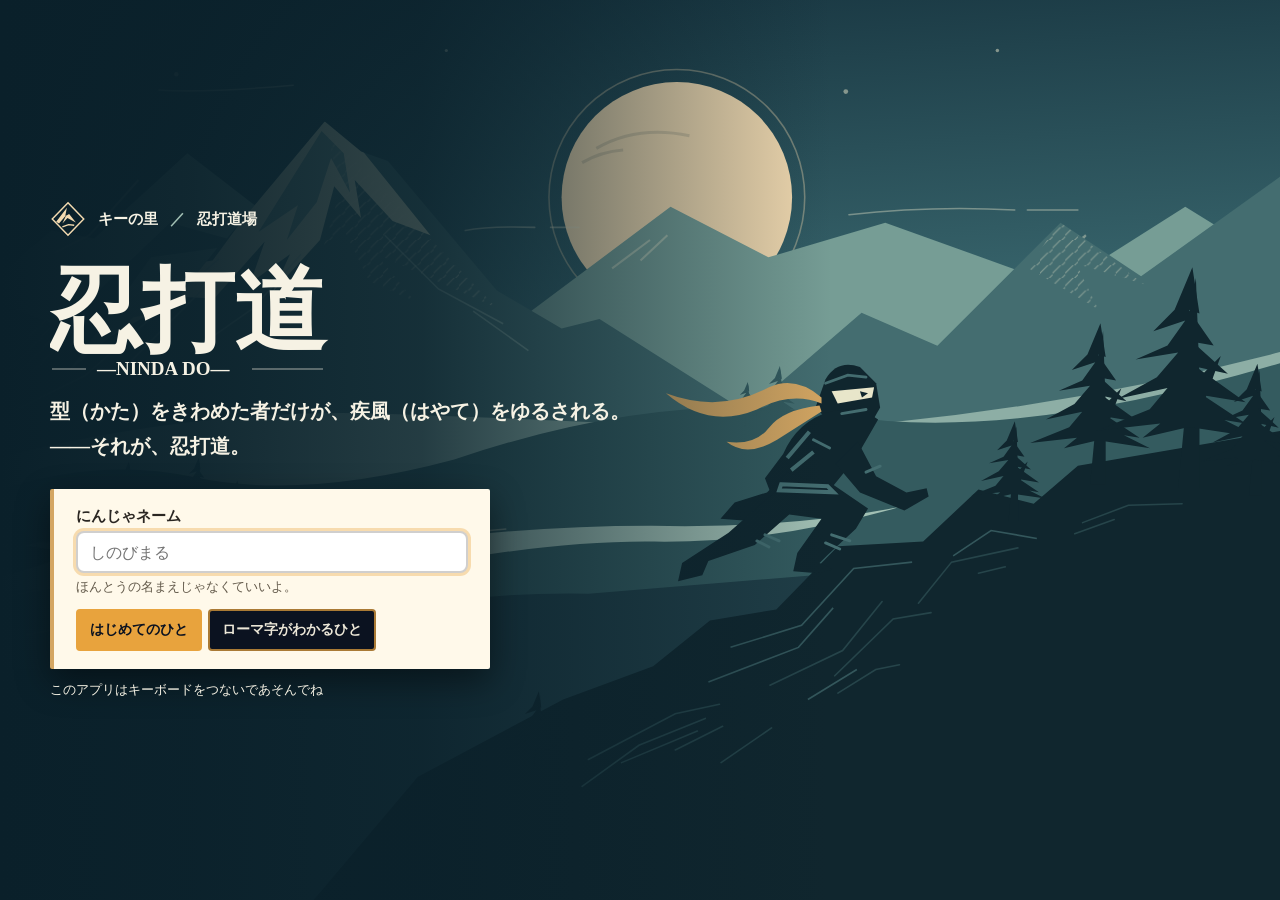
<file: index.html>
<!doctype html>
<html lang="ja">
<head>
  <meta charset="utf-8">
  <meta name="viewport" content="width=device-width, initial-scale=1">
  <meta name="description" content="忍打道 —NINDA DO— は、型をきわめてから速さを解禁する小学生向けタイピング修行アプリです。">
  <meta property="og:title" content="忍打道 —NINDA DO—">
  <meta property="og:description" content="型をきわめてから速さを解禁する、小学生向けタイピング修行アプリ。">
  <meta property="og:image" content="https://kou-no1.github.io/ninda-do/og.png">
  <meta property="og:url" content="https://kou-no1.github.io/ninda-do/">
  <meta property="og:type" content="website">
  <meta name="twitter:card" content="summary_large_image">
  <title>忍打道 —NINDA DO—</title>
  <link rel="icon" type="image/svg+xml" href="favicon.svg">
  <meta name="theme-color" content="#111C2E">
  <link rel="apple-touch-icon" sizes="180x180" href="icons/ninda-180.png">
  <script src="js/pwa.js" defer></script>
  <link rel="stylesheet" href="style.css">
  <link rel="stylesheet" href="dojo-design.css" media="screen">
</head>
<body>
  <div id="app" class="app-shell">
    <div id="woodBlocks" aria-hidden="true"></div>
    <div id="imeOverlay" class="overlay" hidden>
      <div class="dialog" role="alertdialog" aria-labelledby="imeOverlayTitle">
        <h2 id="imeOverlayTitle">にほんごにゅうりょくを オフにしてね</h2>
        <p>Chromebookは「かな/英数」キーで切りかえられるよ。</p>
        <div class="button-row"><button type="button" id="imeOverlayClose">わかった</button></div>
      </div>
    </div>
    <div id="resultOverlay" class="overlay result-overlay" hidden>
      <div class="dialog result-dialog" role="dialog" aria-modal="true" aria-labelledby="resultModalTitle">
        <div id="resultModalMount"></div>
      </div>
    </div>
    <div id="menuOverlay" class="overlay menu-overlay" hidden>
      <div class="dialog menu-dialog" role="dialog" aria-modal="true" aria-labelledby="menuModalTitle">
        <div id="menuModalMount"></div>
      </div>
    </div>

    <section id="S0" class="screen title-screen">
      <svg class="gate-print" aria-hidden="true" focusable="false" viewBox="0 0 1440 570" preserveAspectRatio="xMaxYMid slice"><use href="#wood-print"/></svg>
      <div class="gate-content">
      <div class="gate-kicker"><svg aria-hidden="true" viewBox="0 0 64 64"><use href="#wood-mark"/></svg>キーの里 <span aria-hidden="true">／</span> 忍打道場</div>
      <h1 id="logoMount" class="logo-mount"></h1>
      <p class="catch">型（かた）をきわめた者だけが、疾風（はやて）をゆるされる。<br>——それが、忍打道。</p>
      <form id="nameForm" class="entry-panel">
        <label for="ninjaName">にんじゃネーム</label>
        <input id="ninjaName" maxlength="10" autocomplete="off" placeholder="しのびまる">
        <p class="hint">ほんとうの名まえじゃなくていいよ。</p>
        <div class="button-row">
          <button type="submit" data-start-stage="nyumon1">はじめてのひと</button>
          <button type="button" id="startKyu10" data-start-stage="kyu10">ローマ字がわかるひと</button>
          <button type="button" id="continueButton" hidden>つづきから</button>
        </div>
      </form>
      <p class="keyboard-note">このアプリはキーボードをつないであそんでね</p>
      </div>
    </section>

    <section id="S1" class="screen" hidden>
      <header class="topbar">
        <div>
          <h1>忍打道 —NINDA DO—</h1>
        </div>
        <nav class="top-actions" aria-label="画面">
          <button data-screen="S7" id="notebookButton"></button>
          <button data-screen="S8" id="openGarden"></button>
          <button data-screen="S4">巻物庫</button>
          <button data-screen="S5">免状</button>
          <button data-screen="S6">設定</button>
        </nav>
      </header>
      <p id="storageWarning" class="storage-warning" role="status" hidden></p>
      <div class="village-banner">
        <svg class="village-print" viewBox="0 0 1440 422" preserveAspectRatio="xMaxYMid slice" aria-hidden="true" focusable="false"><use href="#wood-print"/></svg>
        <h2><svg aria-hidden="true" viewBox="0 0 64 64"><use href="#wood-mark"/></svg>キーの里</h2>
      </div>
      <main class="home-grid">
        <section class="map-panel" aria-label="修行マップ">
          <div id="mapMount" class="mountain-map"></div>
        </section>
        <aside class="next-panel">
          <h2 id="currentRank">修行の道</h2>
          <p id="nextGoal">次の目標をえらんでね。</p>
          <div class="button-stack">
            <button id="todayButton"></button>
            <button id="trainingButton" aria-label="しゅぎょう"></button>
            <button id="examButton" aria-label="ためし"></button>
            <button id="jissenButton" aria-label="じっせんのま" hidden></button>
            <button id="frontierButton" hidden></button>
          </div>
        </aside>
      </main>
    </section>

    <section id="S2" class="screen play-screen" hidden>
      <svg class="dojo-print" viewBox="0 0 1440 570" preserveAspectRatio="xMidYMax slice" aria-hidden="true" focusable="false"><use href="#wood-print"/></svg>
      <header class="play-header">
        <button class="backHome">さとへ</button>
        <h1 id="trainingTitle">修行</h1>
        <div id="trainingStats" class="stat-line"></div>
      </header>
      <main class="dojo">
        <div id="courierMount" class="courier-mount" hidden></div>
        <div id="promptKana" class="prompt-kana"></div>
        <div id="romajiGuide" class="romaji-guide"></div>
        <div id="promptFurigana" class="prompt-furigana"></div>
        <div id="guideMount" class="guide-area"></div>
        <div id="progressMount" class="progress-line"></div>
        <div id="comboFx" class="combo-fx" aria-hidden="true"></div>
      </main>
    </section>

    <section id="S3" class="screen play-screen" hidden>
      <svg class="dojo-print" viewBox="0 0 1440 570" preserveAspectRatio="xMidYMax slice" aria-hidden="true" focusable="false"><use href="#wood-print"/></svg>
      <header class="play-header">
        <button class="backHome">さとへ</button>
        <h1 id="examTitle">試し</h1>
        <div id="examStats" class="stat-line"></div>
      </header>
      <main class="dojo">
        <div id="examPhase" class="phase-label"></div>
        <div id="examPromptKana" class="prompt-kana"></div>
        <div id="examRomajiGuide" class="romaji-guide"></div>
        <div id="examGuideMount" class="guide-area"></div>
        <div id="examProgressMount" class="progress-line"></div>
      </main>
    </section>

    <section id="S4" class="screen" hidden>
      <header class="topbar"><button data-screen="S1">さとへ</button><h1>巻物庫</h1></header>
      <div class="tabs" role="tablist">
        <button class="tab-button active" data-collection-tab="scrolls">巻物</button>
        <button class="tab-button" data-collection-tab="nicknames">二つ名</button>
        <button class="tab-button" data-collection-tab="banzuke">疾風番付</button>
      </div>
      <div id="collectionMount" class="collection-grid"></div>
    </section>

    <section id="S5" class="screen" hidden>
      <header class="topbar"><button data-screen="S1">さとへ</button><h1>免状</h1></header>
      <div id="licenseMount" class="license-card"></div>
    </section>

    <section id="S6" class="screen" hidden>
      <header class="topbar"><button data-screen="S1">さとへ</button><h1>設定</h1></header>
      <div id="settingsMount" class="settings-panel"></div>
    </section>
    <section id="S7" class="screen" hidden>
      <header class="topbar"><button data-screen="S1">さとへ</button><h1 id="notebookTitle"></h1></header>
      <div id="learningTabs" class="tabs learning-tabs" role="tablist" aria-label="修行帳"></div>
      <main id="learningMount" class="learning-mount" role="tabpanel"></main>
    </section>
    <section id="S8" class="screen" hidden>
      <header class="topbar"><button data-screen="S1" id="gardenBack">さとへ</button><h1 id="gardenTitle"></h1></header>
      <main id="gardenMount"></main>
      <div class="button-row"><button type="button" id="gardenPractice"></button></div>
    </section>
  </div>
  <section id="printLicense" hidden aria-hidden="true"></section>

  <script src="data/finger-data.js"></script>
  <script src="data/romaji-data.js"></script>
  <script src="data/jutsu-data.js"></script>
  <script src="data/nickname-data.js"></script>
  <script src="data/curriculum-data.js"></script>
  <script src="data/rank-data.js"></script>
  <script src="data/learning-data.js"></script>
  <script src="data/game-data.js"></script>
  <script src="data/garden-data.js"></script>
  <script src="data/words/nyumon-words.js"></script>
  <script src="data/words/kyu10-words.js"></script>
  <script src="data/words/kyu9-words.js"></script>
  <script src="data/words/kyu8-words.js"></script>
  <script src="data/words/kyu7-words.js"></script>
  <script src="data/words/kyu6-words.js"></script>
  <script src="data/words/kyu5-words.js"></script>
  <script src="data/words/kyu4-words.js"></script>
  <script src="data/words/kyu3-words.js"></script>
  <script src="data/words/kyu2-words.js"></script>
  <script src="data/words/kyu1-words.js"></script>
  <script src="data/words/dan-words.js"></script>
  <script src="data/words/dan-sentences.js"></script>
  <script src="data/words/michi-genin.js"></script>
  <script src="data/words/michi-chunin.js"></script>
  <script src="data/words/michi-jonin.js"></script>
  <script src="data/words/michi-tokujonin.js"></script>
  <script src="data/words/michi-kage.js"></script>
  <script src="data/literature-data.js"></script>
  <script src="js/svg-icons.js"></script>
  <script src="js/village-art.js"></script>
  <script src="js/save-manager.js"></script>
  <script src="js/audio-manager.js"></script>
  <script src="js/input-engine.js"></script>
  <script src="js/metrics-engine.js"></script>
  <script src="js/guide-renderer.js"></script>
  <script src="js/training-manager.js"></script>
  <script src="js/exam-manager.js"></script>
  <script src="js/achievement-manager.js"></script>
  <script src="js/collection-renderer.js"></script>
  <script src="js/literature-manager.js"></script>
  <script src="js/learning-manager.js"></script>
  <script src="js/courier-lantern.js"></script>
  <script src="js/ninja-game-manager.js"></script>
  <script src="js/garden-renderer.js"></script>
  <script src="js/main.js"></script>
</body>
</html>
</file>
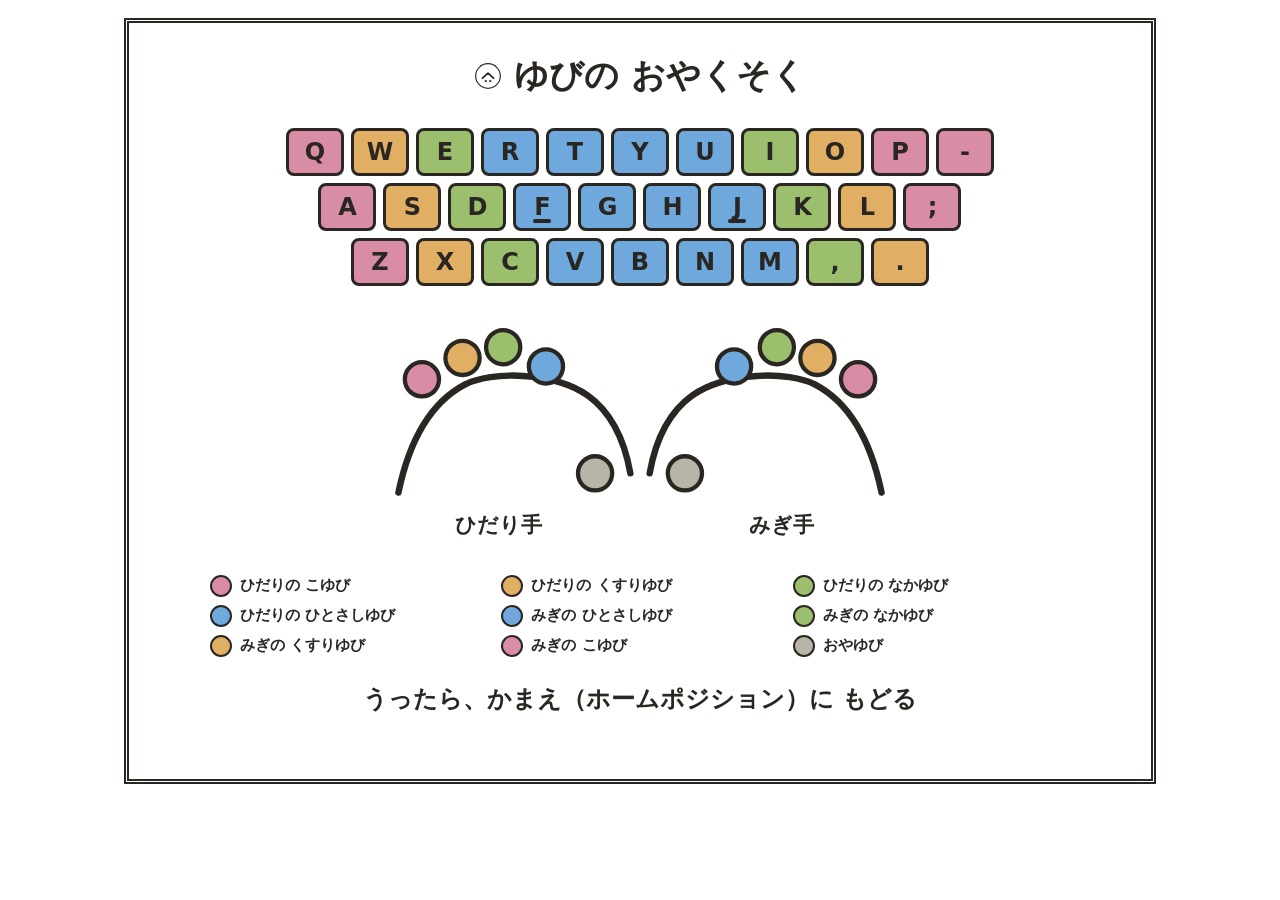
<file: poster.html>
<!doctype html>
<html lang="ja">
<head>
  <meta charset="utf-8">
  <meta name="viewport" content="width=device-width, initial-scale=1">
  <title>ゆびの おやくそく | 忍打道 —NINDA DO—</title>
  <link rel="icon" type="image/svg+xml" href="favicon.svg">
  <style>
    @page {
      size: A4 landscape;
      margin: 12mm;
    }
    * { box-sizing: border-box; }
    html, body {
      margin: 0;
      min-height: 100%;
      background: #fff;
      color: #2A2622;
      font-family: "Noto Sans JP", "Hiragino Sans", "BIZ UDPGothic", "Yu Gothic UI", system-ui, sans-serif;
      print-color-adjust: exact;
      -webkit-print-color-adjust: exact;
    }
    body {
      display: grid;
      place-items: center;
      padding: 18px;
    }
    .poster-sheet {
      width: min(100%, 273mm);
      min-height: 186mm;
      display: grid;
      grid-template-rows: auto 1fr auto;
      gap: 9mm;
      border: 5px double #2A2622;
      padding: 9mm 10mm 8mm;
      background: #fff;
    }
    .poster-header {
      display: flex;
      align-items: center;
      justify-content: center;
      gap: 12px;
      text-align: center;
    }
    .poster-crest {
      width: 28px;
      height: 28px;
      color: #2A2622;
      flex: 0 0 auto;
    }
    .poster-header h1 {
      margin: 0;
      font-size: 34px;
      letter-spacing: 0;
      line-height: 1.1;
    }
    .poster-main {
      display: grid;
      gap: 7mm;
      align-content: center;
    }
    .poster-keyboard {
      display: grid;
      gap: 7px;
      justify-content: center;
    }
    .poster-key-row {
      display: flex;
      justify-content: center;
      gap: 7px;
    }
    .poster-key {
      position: relative;
      width: 58px;
      height: 48px;
      display: grid;
      place-items: center;
      border: 3px solid #2A2622;
      border-radius: 8px;
      background: var(--finger-color);
      color: #2A2622;
      font-size: 24px;
      font-weight: 900;
      text-transform: uppercase;
    }
    .home-bump {
      position: absolute;
      bottom: 5px;
      width: 18px;
      height: 4px;
      border-radius: 999px;
      background: #2A2622;
    }
    .poster-hands {
      display: grid;
      justify-items: center;
    }
    .poster-hands svg {
      width: min(620px, 100%);
      height: auto;
    }
    .poster-legend {
      display: grid;
      grid-template-columns: repeat(3, minmax(0, 1fr));
      gap: 8px 14px;
      width: min(860px, 100%);
      margin: 0 auto;
      font-size: 15px;
      font-weight: 800;
    }
    .legend-item {
      display: flex;
      align-items: center;
      gap: 8px;
      min-width: 0;
    }
    .legend-swatch {
      width: 22px;
      height: 22px;
      border: 2px solid #2A2622;
      border-radius: 50%;
      background: var(--finger-color);
      flex: 0 0 auto;
    }
    .poster-note {
      margin: 0;
      text-align: center;
      font-size: 24px;
      font-weight: 900;
    }
    .crest-svg { width: 100%; height: 100%; display: block; }
    .crest-ring, .crest-line {
      fill: none;
      stroke: currentColor;
      stroke-linecap: round;
      stroke-linejoin: round;
    }
    .crest-ring { stroke-width: 4; }
    .crest-line { stroke-width: 6; }
    .crest-line.thin { stroke-width: 4; }
    .crest-dot { fill: currentColor; stroke: none; }
    @media print {
      body {
        display: block;
        padding: 0;
      }
      .poster-sheet {
        width: 267mm;
        height: 180mm;
        min-height: 0;
        border-width: 4px;
        padding: 6mm 8mm;
        gap: 4mm;
        box-shadow: none;
      }
      .poster-main { gap: 4mm; }
      .poster-header h1 { font-size: 29px; }
      .poster-keyboard { gap: 5px; }
      .poster-key-row { gap: 5px; }
      .poster-key {
        width: 51px;
        height: 40px;
        font-size: 20px;
        border-width: 2.5px;
      }
      .poster-hands svg { width: 520px; }
      .poster-legend {
        gap: 5px 10px;
        font-size: 12.5px;
      }
      .legend-swatch {
        width: 18px;
        height: 18px;
      }
      .poster-note { font-size: 19px; }
    }
  </style>
</head>
<body>
  <main class="poster-sheet">
    <header class="poster-header">
      <div id="posterLogoCrest" class="poster-crest"></div>
      <h1>ゆびの おやくそく</h1>
    </header>
    <div id="posterGuide" class="poster-main"></div>
  </main>
  <script src="data/finger-data.js"></script>
  <script src="js/svg-icons.js"></script>
  <script src="js/guide-renderer.js"></script>
  <script>
    (function () {
      function initPoster() {
        document.getElementById("posterLogoCrest").innerHTML = SVG_ICONS.crest("kamae");
        GuideRenderer.renderPoster(document.getElementById("posterGuide"));
      }
      if (document.readyState === "loading") document.addEventListener("DOMContentLoaded", initPoster);
      else initPoster();
    })();
  </script>
</body>
</html>
</file>
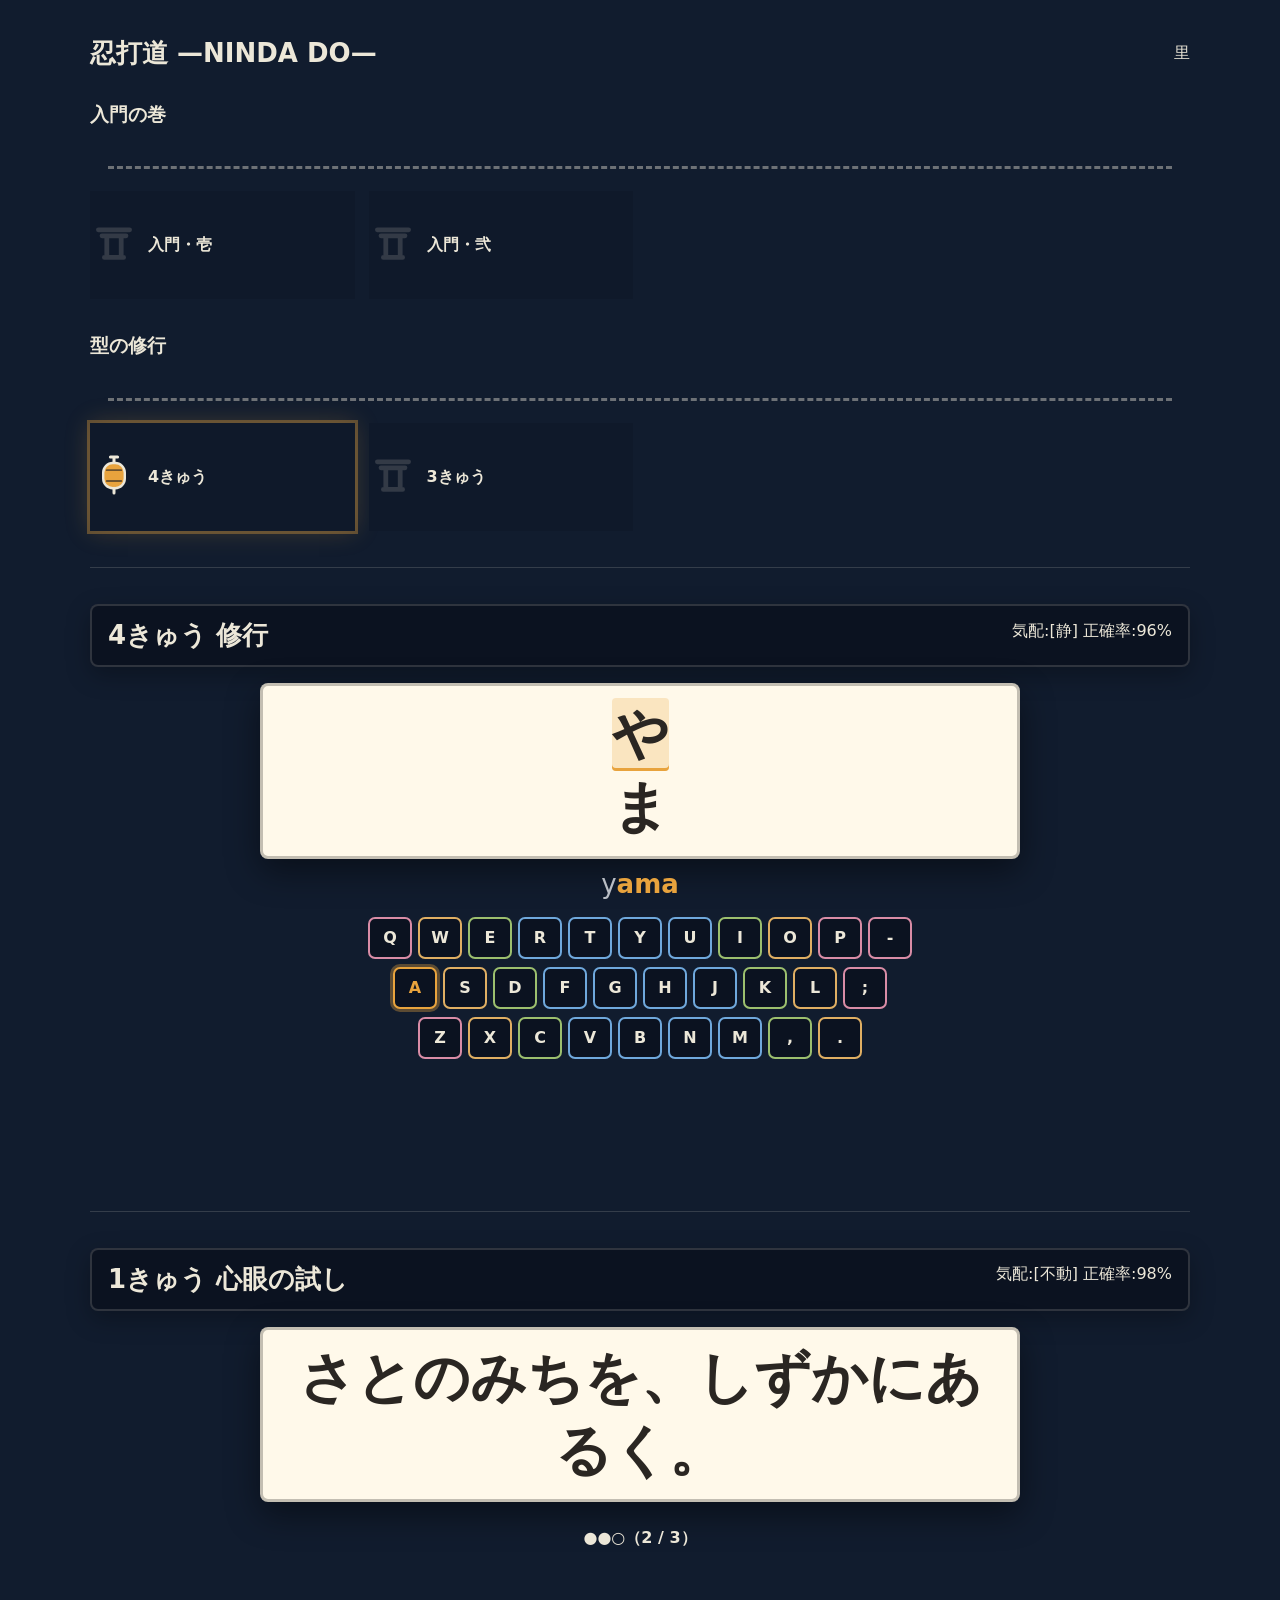
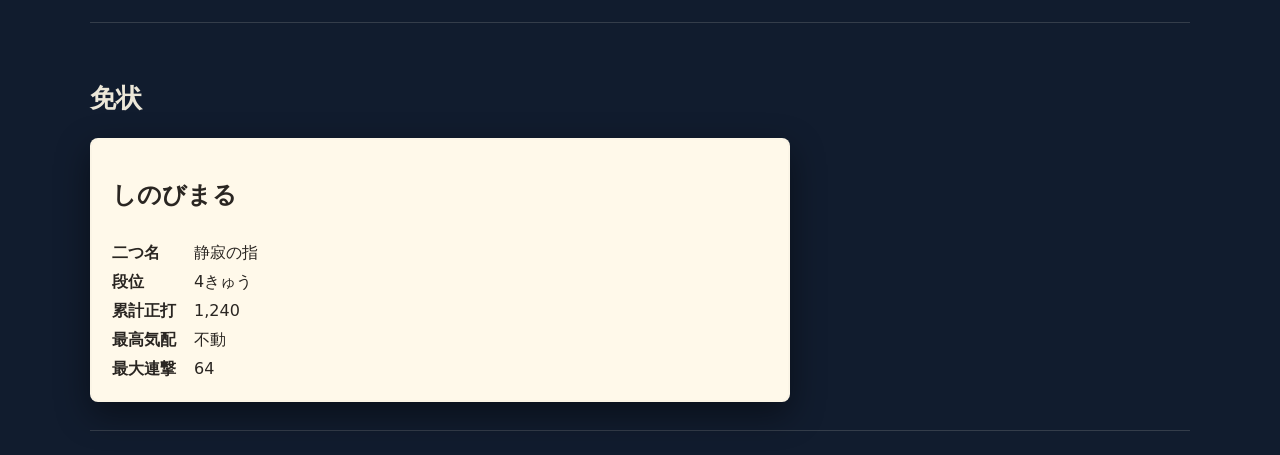
<file: _reference/ui-mockup.html>
<!doctype html>
<html lang="ja">
<meta charset="utf-8">
<meta name="viewport" content="width=device-width, initial-scale=1">
<title>忍打道 —NINDA DO— UI Mockup</title>
<link rel="stylesheet" href="../style.css">
<style>
.mockup{width:min(1100px,calc(100% - 32px));margin:auto;display:grid;gap:36px;padding:24px 0}
.mockup>section{border-bottom:1px solid var(--line);padding-bottom:28px}
.mockup .map-path{padding-top:45px}.mockup .map-path::before{top:20px}
.mockup .prompt-kana{font-size:56px}.mockup .dojo{min-height:auto}
.mockup .license-card{max-width:700px}.mockup h1{font-size:26px}
</style>
<main class="mockup">
  <section><header class="topbar"><h1>忍打道 —NINDA DO—</h1><span>里</span></header>
    <div class="map-section"><h3>入門の巻</h3><div class="map-path cols-4"><div class="map-node"><span class="node-icon" data-icon="torii"></span><b>入門・壱</b></div><div class="map-node"><span class="node-icon" data-icon="torii"></span><b>入門・弐</b></div></div></div>
    <div class="map-section"><h3>型の修行</h3><div class="map-path cols-4"><div class="map-node current"><span class="node-icon" data-icon="lantern"></span><b>4きゅう</b></div><div class="map-node"><span class="node-icon" data-icon="torii"></span><b>3きゅう</b></div></div></div>
  </section>
  <section><header class="play-header"><h1>4きゅう 修行</h1><div class="stat-line">気配:[静] 正確率:96%</div></header><div class="dojo"><div class="prompt-kana"><span class="prompt-unit current">や</span> ま</div><div class="romaji-guide"><span class="typed">y</span><span class="rest">ama</span></div><div id="mockGuide" class="guide-area"></div></div></section>
  <section><header class="play-header"><h1>1きゅう 心眼の試し</h1><div class="stat-line">気配:[不動] 正確率:98%</div></header><div class="dojo"><div class="prompt-kana" style="--prompt-size:30px">さとのみちを、しずかにあるく。</div><p class="progress-line">●●○（2 / 3）</p></div></section>
  <section><h1>免状</h1><div class="license-card"><h2>しのびまる</h2><dl class="license-list"><dt>二つ名</dt><dd>静寂の指</dd><dt>段位</dt><dd>4きゅう</dd><dt>累計正打</dt><dd>1,240</dd><dt>最高気配</dt><dd>不動</dd><dt>最大連撃</dt><dd>64</dd></dl></div></section>
</main>
<script src="../data/finger-data.js"></script>
<script src="../js/svg-icons.js"></script>
<script src="../js/guide-renderer.js"></script>
<script>
document.querySelectorAll('[data-icon]').forEach(function (el) { el.innerHTML = SVG_ICONS[el.dataset.icon](); });
GuideRenderer.render(document.getElementById('mockGuide'), {guideLevel:2, expectedKeys:['a']});
</script>
</html>
</file>
<file: style.css>
:root {
  --yoru: #111C2E;
  --yoru-deep: #0B1220;
  --tsuki: #ECE7D8;
  --paper: #FFF9EA;
  --washi: #F3EDDF;
  --sumi: #2A2622;
  --chochin: #E8A33D;
  --ai: #4C7DB0;
  --shu: #D4544A;
  --kin: #D9B45C;
  --take: #8FB878;
  --garden-sky: #17283E;
  --garden-moon: #ECE3BD;
  --garden-ridge-far: #2B4356;
  --garden-ridge-near: #415966;
  --garden-wall: #998F7D;
  --garden-lawn: #687D66;
  --wood-sky: #102a36;
  --wood-horizon: #42747a;
  --wood-mist: #a2c0b4;
  --wood-light: #e8e6ca;
  --wood-moon: #f3dab0;
  --wood-snow: #d2d9bb;
  --wood-far: #769d95;
  --wood-ridge: #446d70;
  --wood-mid: #345b5f;
  --wood-forest: #203e47;
  --wood-ink: #10262e;
  --wood-scarf: #d4a662;
  --wood-amber: #ffca79;
  --wood-type: #f6f2e4;
  --gate-shade: #0a202a;
  --mincho: "Yu Mincho","YuMincho","Hiragino Mincho ProN","Noto Serif JP",serif;
  --rank-kin: #D9B45C;
  --rank-kin-text: #D9B45C;
  --rank-kin-bg: linear-gradient(100deg, #17120A, var(--yoru-deep));
  --rank-hakkin: #DCE3EA;
  --rank-hakkin-text: #DCE3EA;
  --rank-hakkin-bg: linear-gradient(100deg, #0D1420, var(--yoru-deep));
  --rank-gekko: #ECE7D8;
  --rank-murasaki: #A98CD9;
  --rank-gekko-text: #ECE7D8;
  --rank-gekko-border: var(--rank-hakkin);
  --rank-gekko-inner: var(--rank-murasaki);
  --rank-gekko-band-start: var(--rank-hakkin);
  --rank-gekko-band-end: var(--rank-murasaki);
  --rank-gekko-bg: radial-gradient(120% 100% at 82% 50%, #1A1430 0%, #070B12 62%);
  --rank-gekko-name-shadow: 0 0 18px rgba(236, 231, 216, 0.45);
  --line: rgba(236, 231, 216, 0.16);
  --shadow: 0 12px 34px rgba(0, 0, 0, 0.45);
  --hover-ring-shadow: 0 0 0 3px rgba(232, 163, 61, 0.22);
  --focus-ring-shadow: 0 0 0 3px rgba(232, 163, 61, 0.35);
  --current-ring-shadow: 0 0 0 3px rgba(232, 163, 61, 0.35), 0 0 24px rgba(232, 163, 61, 0.22);
  --next-key-shadow: 0 0 0 3px rgba(232, 163, 61, 0.35);
  --surface: #0F192A;
  --muted: #B9BDC4;
  --paper-muted: #635A4B;
  --paper-link: #1E4A73;
  --path-line: rgba(236, 231, 216, 0.42);
  --button-edge: rgba(232, 163, 61, 0.72);
  --action-bg: #E8A33D;
  --action-text: #0B1220;
  --metal-bg: #0B1220;
  --tier-copper: #B87333;
  --tier-silver: #C6C6C6;
  --tier-platinum: #DCE3EA;
  --rank-kin-muted: #BDA16A;
  --rank-hakkin-muted: #AFBCCA;
  --rank-gekko-muted: #BFC0CA;
  color-scheme: dark;
}

body[data-theme="light"] {
  --yoru: #F3EDDF;
  --yoru-deep: #E3DAC4;
  --tsuki: #2A2622;
  --chochin: #B06E12;
  --ai: #1E4A73;
  --shu: #C0392F;
  --kin: #8F6B23;
  --take: #4C6B39;
  --garden-sky: #DCEBF2;
  --garden-moon: #EFC080;
  --garden-ridge-far: #B2C8C4;
  --garden-ridge-near: #86A49C;
  --garden-wall: #E1D2AF;
  --garden-lawn: #B1C394;
  --wood-sky: #abc6be;
  --wood-horizon: #d5ddc9;
  --wood-mist: #ede4c9;
  --wood-moon: #fff3ce;
  --wood-snow: #fff5d9;
  --wood-far: #9fb6a8;
  --wood-ridge: #668c86;
  --wood-mid: #507671;
  --wood-forest: #3d615e;
  --wood-ink: #254745;
  --rank-kin: #8F6B23;
  --rank-kin-text: #8B6720;
  --rank-kin-bg: #F7F0DC;
  --rank-hakkin: #43607A;
  --rank-hakkin-text: #43607A;
  --rank-hakkin-bg: #EDF2F7;
  --rank-gekko: #2A2622;
  --rank-gekko-text: #2A2622;
  --rank-gekko-border: #6B5A8E;
  --rank-gekko-inner: #6B5A8E;
  --rank-gekko-band-start: #8A94A0;
  --rank-gekko-band-end: #6B5A8E;
  --rank-gekko-bg: #ECE9F2;
  --rank-gekko-name-shadow: none;
  --line: rgba(42, 38, 34, 0.2);
  --shadow: 0 10px 30px rgba(42, 38, 34, 0.13);
  --hover-ring-shadow: 0 0 0 2px var(--chochin), var(--shadow);
  --focus-ring-shadow: 0 0 0 2px var(--chochin), var(--shadow);
  --current-ring-shadow: 0 0 0 2px var(--chochin), var(--shadow);
  --next-key-shadow: 0 0 0 2px var(--chochin);
  --surface: #EEE7D7;
  --muted: #615C53;
  --path-line: rgba(42, 38, 34, 0.42);
  --button-edge: rgba(176, 110, 18, 0.72);
  --action-bg: #8B550A;
  --action-text: #FFFFFF;
  --rank-kin-muted: #72551C;
  --rank-hakkin-muted: #3A536A;
  --rank-gekko-muted: #4D475A;
  color-scheme: light;
}

* { box-sizing: border-box; }

[hidden] { display: none !important; }

html, body { margin: 0; min-height: 100%; background: var(--yoru); color: var(--tsuki); }
@media screen { body { min-height: 100vh; } }

body {
  font-family: "Noto Sans JP", "Hiragino Sans", "BIZ UDPGothic", "Yu Gothic UI", system-ui, sans-serif;
  letter-spacing: 0;
}

button, input, textarea { font: inherit; }

button {
  min-height: 42px;
  border: 2px solid var(--button-edge);
  border-radius: 8px;
  background: var(--yoru-deep);
  color: var(--tsuki);
  padding: 8px 14px;
  cursor: pointer;
  font-weight: 700;
}

button:hover {
  border-color: var(--chochin);
  box-shadow: var(--hover-ring-shadow);
}
button:disabled { color: var(--muted); cursor: not-allowed; box-shadow: none; }
button:focus-visible, input:focus-visible, textarea:focus-visible, a:focus-visible, summary:focus-visible, [tabindex]:focus-visible {
  outline: 0;
  box-shadow: var(--focus-ring-shadow);
}

.screen {
  width: min(1180px, calc(100vw - 32px));
  margin: 0 auto;
  padding: 24px 0;
}

.title-screen {
  min-height: 100vh;
  display: grid;
  align-content: center;
  gap: 22px;
  text-align: center;
  position: relative;
}

.title-screen::before {
  content: "";
  position: absolute;
  top: clamp(28px, 8vw, 72px);
  right: clamp(28px, 9vw, 120px);
  width: clamp(72px, 10vw, 128px);
  aspect-ratio: 1;
  border-radius: 50%;
  background: var(--tsuki);
  box-shadow: 0 0 34px rgba(236, 231, 216, 0.28);
  opacity: 0.94;
}

.logo-mount, .catch, .entry-panel, .keyboard-note { position: relative; z-index: 1; }
.logo-mount svg { width: min(520px, 90vw); height: auto; }
.catch { font-size: clamp(18px, 2.1vw, 28px); line-height: 1.7; margin: 0; font-weight: 700; }

.entry-panel, .settings-panel, .license-card, .result-panel {
  background: var(--paper);
  color: var(--sumi);
  border: 2px solid rgba(236, 231, 216, 0.24);
  border-radius: 8px;
  box-shadow: var(--shadow);
}

.entry-panel {
  width: min(620px, 100%);
  margin: 0 auto;
  padding: 22px;
  display: grid;
  gap: 12px;
}

.entry-panel input {
  min-height: 48px;
  border: 2px solid rgba(42, 38, 34, 0.22);
  border-radius: 8px;
  padding: 8px 12px;
  background: #fff;
  color: var(--sumi);
}

.hint, .keyboard-note, .eyebrow { margin: 0; color: var(--muted); }
.entry-panel .hint, .settings-panel .hint, .license-card .hint, .result-panel .hint,
.license-card .eyebrow { color: var(--paper-muted); }
.button-row, .top-actions { display: flex; flex-wrap: wrap; gap: 10px; justify-content: center; }
.button-stack { display: grid; gap: 12px; }
.button-stack button { min-height: 50px; line-height: 1.35; }
.button-stack ruby { ruby-position: over; white-space: nowrap; }
.button-stack rt { font-size: 45%; line-height: 1; }

.topbar, .play-header {
  display: flex;
  align-items: center;
  justify-content: space-between;
  gap: 16px;
  padding: 12px 0;
}

.play-header {
  background: var(--yoru-deep);
  border: 2px solid var(--line);
  border-radius: 8px;
  padding: 12px 16px;
  box-shadow: 0 8px 24px rgba(0, 0, 0, 0.28);
}

.topbar h1, .play-header h1 { margin: 0; font-size: 26px; }
body[data-teacher-mode="true"] .topbar::after,
body[data-teacher-mode="true"] .play-header::after {
  content: "先生モード";
  border: 2px solid var(--chochin);
  border-radius: 999px;
  color: var(--chochin);
  padding: 3px 10px;
  font-size: 12px;
  font-weight: 900;
  white-space: nowrap;
  box-shadow: var(--focus-ring-shadow);
}
.home-grid { display: grid; grid-template-columns: minmax(0, 1fr) 320px; gap: 18px; align-items: stretch; }

.map-panel {
  min-height: 560px;
  border: 2px solid var(--line);
  border-radius: 8px;
  background: var(--yoru-deep);
  overflow: hidden;
  position: relative;
  box-shadow: var(--shadow);
}

.map-panel::before {
  content: "";
  position: absolute;
  top: 28px;
  right: 34px;
  width: 92px;
  aspect-ratio: 1;
  border-radius: 50%;
  background: var(--tsuki);
  box-shadow: 0 0 30px rgba(236, 231, 216, 0.26);
  opacity: 0.9;
}

.mountain-map { min-height: 560px; padding: 28px; position: relative; }
.map-section + .map-section { margin-top: 26px; }
.map-section-title {
  position: relative;
  z-index: 1;
  width: fit-content;
  margin: 0 0 -42px;
  color: var(--tsuki);
  font-size: 18px;
}
.map-path {
  position: relative;
  display: grid;
  gap: 14px;
  align-items: stretch;
  padding: 70px 0 8px;
}
.map-path.cols-4 { grid-template-columns: repeat(4, minmax(0, 1fr)); }
.map-path.cols-2 { grid-template-columns: repeat(2, minmax(0, 1fr)); }
.map-path.cols-1 { grid-template-columns: minmax(0, 1fr); }
.map-path::before {
  content: "";
  position: absolute;
  left: 18px;
  right: 18px;
  top: 38px;
  border-top: 3px dashed var(--path-line);
}
.map-node {
  position: relative;
  overflow: hidden;
  min-height: 108px;
  display: grid;
  grid-template-columns: 48px 1fr;
  gap: 10px;
  align-items: center;
  text-align: left;
  background: var(--surface);
  color: var(--tsuki);
  border-color: var(--line);
}
.map-node small { display: block; margin-top: 4px; color: var(--muted); font-weight: 600; }
.map-node svg { width: 48px; height: 48px; }
.map-node.current {
  border-color: var(--chochin);
  box-shadow: var(--current-ring-shadow);
}
.map-node.cleared { border-color: rgba(232, 163, 61, 0.62); }
.map-node.teacher-open {
  border-color: var(--chochin);
  border-style: dashed;
}
.map-node.dan { cursor: default; }
button.map-node.dan { cursor: pointer; }
.map-node.dan-lower {
  min-height: 120px;
  grid-template-columns: 56px minmax(0, 1fr);
}
.map-node.dan-upper {
  min-height: 132px;
  grid-template-columns: 64px minmax(0, 1fr) auto;
  padding-right: 28px;
}
.map-node.dan-lower .node-icon svg { width: 56px; height: 56px; }
.map-node.dan-upper .node-icon svg { width: 64px; height: 64px; }
.dan-copy { min-width: 0; }
.map-node.dan-upper:not(.secret-dan) {
  border-color: var(--line);
  background: var(--rank-card-bg);
}
.map-node.dan-upper:not(.secret-dan)::before {
  content: "";
  position: absolute;
  inset: 0 auto 0 0;
  z-index: 2;
  width: 8px;
  background: linear-gradient(180deg, var(--rank-accent), transparent);
}
.map-node.dan-upper:not(.secret-dan)::after {
  content: "";
  position: absolute;
  inset: 6px;
  z-index: 2;
  border: 1px solid color-mix(in srgb, var(--rank-accent) 35%, transparent);
  pointer-events: none;
}
.map-node.dan-upper:not(.secret-dan) > *:not(.rank-watermark) { position: relative; z-index: 3; }
.map-node.dan-upper:not(.secret-dan) .dan-copy b {
  color: var(--rank-text);
  font-size: 32px;
  font-weight: 800;
  letter-spacing: 0.08em;
}
.map-node.dan-upper:not(.secret-dan) .dan-copy small,
.map-node.dan-upper:not(.secret-dan) .dan-rank-meta {
  color: var(--rank-muted);
}
.map-node.dan-lower .dan-copy small { color: var(--muted); }
.dan-rank-meta {
  margin: 0 22px 0 12px;
  font-size: 12px;
  font-variant-numeric: tabular-nums;
  font-weight: 800;
  white-space: nowrap;
}
.map-node.dan-lower[data-accent="ai"]::before {
  content: "";
  position: absolute;
  inset: 0 auto 0 0;
  width: 4px;
  background: var(--ai);
}
.map-node.dan[data-accent="ai"] { --rank-accent: var(--ai); }
.map-node.dan[data-accent="kin"] {
  --rank-accent: var(--rank-kin);
  --rank-text: var(--rank-kin-text);
  --rank-card-bg: var(--rank-kin-bg);
  --rank-muted: var(--rank-kin-muted);
}
.map-node.dan[data-accent="hakkin"] {
  --rank-accent: var(--rank-hakkin);
  --rank-text: var(--rank-hakkin-text);
  --rank-card-bg: var(--rank-hakkin-bg);
  --rank-muted: var(--rank-hakkin-muted);
}
.map-node.dan[data-accent="gekko"] {
  --rank-accent: var(--rank-gekko);
  --rank-text: var(--rank-gekko-text);
  --rank-card-bg: var(--rank-gekko-bg);
  --rank-muted: var(--rank-gekko-muted);
}
.map-node.dan-upper[data-accent="gekko"]:not(.secret-dan)::before {
  background: linear-gradient(180deg, var(--rank-gekko-band-start), var(--rank-gekko-band-end));
}
.map-node.dan-upper[data-accent="gekko"]:not(.secret-dan)::after {
  border-color: color-mix(in srgb, var(--rank-gekko-inner) 55%, transparent);
}
.map-node.dan[data-accent="gekko"] .dan-copy b { text-shadow: var(--rank-gekko-name-shadow); }
.rank-icon { color: var(--rank-accent); opacity: 0.85; }
.rank-watermark {
  position: absolute;
  z-index: 1;
  top: 50%;
  right: -34px;
  width: 198px;
  height: 198px;
  color: var(--rank-accent);
  opacity: 0.06;
  transform: translateY(-50%);
  pointer-events: none;
}
.map-node.dan[data-accent="gekko"] .rank-watermark { opacity: 0.1; }
.rank-watermark svg { width: 100% !important; height: 100% !important; }
.map-node.secret-dan {
  grid-template-columns: 64px minmax(0, 1fr);
  border-color: var(--line);
  border-style: dashed;
  background: var(--yoru-deep);
  color: var(--muted);
}
.map-node.secret-dan small { color: var(--muted); }
.map-node.secret-dan .shadow-node-svg { color: var(--line); }
.map-node.dan.cleared,
.map-node.dan.teacher-open:not(.current) { border-color: var(--line); }
.map-node.dan.teacher-open:not(.current) { border-style: dashed; }
.map-node.dan.current {
  border-color: var(--chochin);
  border-style: solid;
  box-shadow: var(--current-ring-shadow);
}
.map-node.dan[data-accent="gekko"]:not(.secret-dan) { border-color: var(--rank-gekko-border); }

.next-panel {
  padding: 18px;
  align-self: start;
  position: sticky;
  top: 16px;
  background: var(--surface);
  border: 2px solid var(--line);
  border-radius: 8px;
  box-shadow: var(--shadow);
}
.next-panel h2 { margin-top: 0; }

.play-screen { width: min(1240px, calc(100vw - 24px)); padding: 16px 0; }
.stat-line { min-height: 30px; display: flex; flex-wrap: wrap; gap: 12px; justify-content: flex-end; font-variant-numeric: tabular-nums; }
.dojo { min-height: 610px; display: grid; align-content: start; gap: 10px; padding: 16px 0; text-align: center; position: relative; }
.shingan-mode .dojo {
  background: var(--yoru-deep);
  border-radius: 8px;
  padding-inline: 12px;
}
.prompt-kana {
  min-height: 92px;
  width: min(760px, 100%);
  margin: 0 auto;
  display: grid;
  place-items: center;
  border-radius: 8px;
  border: 3px solid rgba(42, 38, 34, 0.28);
  background: var(--paper);
  color: var(--sumi);
  box-shadow: var(--shadow);
  font-size: calc(var(--prompt-size, clamp(48px, 6vw, 72px)) * var(--reading-scale, 1));
  font-weight: 800;
  line-height: var(--prompt-leading, 1.3);
  padding: 12px 18px;
  white-space: normal;
  overflow-wrap: anywhere;
  word-break: break-all;
}
.prompt-progress { display: block; width: 100%; text-align: center; }
.prompt-kana.has-kanji { gap: 8px; padding-top: 16px; }
.prompt-kanji {
  display: block;
  width: 100%;
  color: rgba(42, 38, 34, 0.85);
  font-size: calc(var(--kanji-size, 28px) * var(--reading-scale, 1));
  font-weight: 700;
  line-height: 1.55;
  text-align: center;
  overflow-wrap: anywhere;
  word-break: normal;
}
.prompt-kanji ruby { ruby-position: over; white-space: nowrap; }
.prompt-kanji rt { font-size: 45%; line-height: 1; color: rgba(42, 38, 34, 0.72); }
.prompt-unit { display: inline; border-radius: 4px; }
.prompt-unit.done { color: var(--paper-muted); }
.prompt-unit.current {
  color: var(--sumi);
  background: rgba(232, 163, 61, 0.24);
  box-shadow: inset 0 -3px 0 var(--chochin);
}
.prompt-separator { white-space: pre; }
.prompt-furigana, .phase-label { min-height: 24px; color: var(--muted); }
.prompt-furigana:empty, .phase-label:empty, .romaji-guide:empty, .guide-area:empty { display: none; }
.romaji-guide {
  min-height: 38px;
  max-width: min(760px, 100%);
  margin: 0 auto;
  font-size: 26px;
  font-variant-numeric: tabular-nums;
  overflow-wrap: anywhere;
}
.romaji-ellipsis { color: var(--muted); }
.typed { color: var(--muted); }
.rest { color: var(--chochin); font-weight: 800; }
.guide-area { min-height: 250px; display: grid; gap: 14px; align-items: start; }
.progress-line { min-height: 34px; font-weight: 700; color: var(--tsuki); }
.combo-count {
  color: var(--chochin);
  border: 2px solid rgba(232, 163, 61, 0.58);
  border-radius: 999px;
  padding: 0 9px;
  font-weight: 900;
  box-shadow: 0 0 0 3px rgba(232, 163, 61, 0.16);
}
.combo-count.fading { animation: comboFade 520ms ease forwards; }
.combo-fx {
  position: absolute;
  right: clamp(10px, 4vw, 72px);
  bottom: 68px;
  width: 124px;
  height: 124px;
  pointer-events: none;
}
.combo-target {
  position: absolute;
  right: 0;
  bottom: 0;
  width: 84px;
  height: 84px;
}
.target-ring {
  position: absolute;
  inset: 16px;
  border: 3px solid var(--chochin);
  border-radius: 50%;
  box-shadow: 0 0 0 3px rgba(232, 163, 61, 0.24);
}
.target-ring::before {
  content: "";
  position: absolute;
  inset: 13px;
  border: 2px solid var(--line);
  border-radius: 50%;
}
.shuriken-stack {
  position: absolute;
  inset: 0;
}
.shuriken-hit {
  position: absolute;
  width: 28px;
  height: 28px;
  color: var(--tsuki);
  filter: drop-shadow(0 2px 3px rgba(0, 0, 0, 0.38));
  animation: shurikenFly 260ms cubic-bezier(.18, .9, .28, 1) both;
}
.shuriken-hit:nth-child(1) { right: 29px; bottom: 30px; }
.shuriken-hit:nth-child(2) { right: 43px; bottom: 39px; }
.shuriken-hit:nth-child(3) { right: 20px; bottom: 45px; }
.shuriken-hit:nth-child(4) { right: 37px; bottom: 19px; }
.shuriken-hit:nth-child(5) { right: 18px; bottom: 22px; }
.shuriken-hit svg { width: 100%; height: 100%; }
.combo-target-flash .shuriken-hit { animation: shurikenGlow 280ms ease both; }

.keyboard { display: grid; gap: 8px; justify-content: center; }
.key-row { display: flex; gap: 6px; justify-content: center; }
.key {
  width: 44px;
  height: 42px;
  display: grid;
  place-items: center;
  border: 2px solid var(--line);
  border-radius: 7px;
  background: var(--yoru-deep);
  color: var(--tsuki);
  font-weight: 800;
  text-transform: uppercase;
}
.key.next { border-color: var(--chochin) !important; box-shadow: var(--next-key-shadow); color: var(--chochin); }
.hand-guide svg { width: min(420px, 100%); height: auto; }
.rescue-flash { animation: missFlash 180ms ease-out; }

.collection-grid { display: grid; grid-template-columns: repeat(auto-fit, minmax(230px, 1fr)); gap: 14px; }
.banzuke-grid {
  grid-template-columns: minmax(0, 1fr);
  width: min(920px, 100%);
  margin-inline: auto;
}
.banzuke-record-card {
  min-height: 142px;
  display: grid;
  grid-template-columns: minmax(0, 1fr) 172px;
  gap: 20px;
  align-items: center;
  border: 2px solid rgba(42, 38, 34, 0.2);
  border-radius: 8px;
  background: var(--paper);
  color: var(--sumi);
  padding: 18px 20px;
  box-shadow: var(--shadow);
}
.banzuke-record-card.locked { border-style: dashed; box-shadow: none; }
.banzuke-record-main { min-width: 0; }
.banzuke-record-main h2 { margin: 0 0 5px; font-size: 23px; }
.banzuke-record-main p { margin: 4px 0; line-height: 1.55; }
.banzuke-best-line,
.banzuke-next-tier,
.banzuke-lock-reason { font-size: 14px; font-weight: 800; }
.banzuke-next-tier { color: rgba(42, 38, 34, 0.68); }
.banzuke-lock-reason { display: flex; align-items: center; gap: 7px; color: rgba(42, 38, 34, 0.68); }
.banzuke-lock-reason .lock-svg {
  width: 20px;
  height: 20px;
  fill: none;
  stroke: currentColor;
  stroke-width: 2;
  stroke-linecap: round;
  stroke-linejoin: round;
}
.banzuke-tier {
  min-height: 104px;
  display: grid;
  grid-template-columns: 64px minmax(0, 1fr);
  gap: 8px;
  align-items: center;
  border-radius: 8px;
  background: var(--yoru-deep);
  color: var(--tsuki);
  padding: 12px;
}
.banzuke-tier .tier-badge { width: 64px; height: 64px; }
.banzuke-tier strong { font-size: 18px; text-align: center; }
.banzuke-tier.tier-copper { --tier-color: var(--tier-copper); }
.banzuke-tier.tier-silver { --tier-color: var(--tier-silver); }
.banzuke-tier.tier-gold { color: var(--kin); }
.banzuke-tier.tier-platinum { --tier-color: var(--tier-platinum); }
.banzuke-tier.tier-gekko {
  color: var(--tsuki);
  filter: drop-shadow(0 0 8px rgba(236, 231, 216, 0.3));
}
.banzuke-tier.tier-none { color: var(--muted); }
.crest-svg { width: 100%; height: 100%; display: block; }
.crest-ring, .crest-line {
  fill: none;
  stroke: currentColor;
  stroke-linecap: round;
  stroke-linejoin: round;
}
.crest-ring { stroke-width: 4; }
.crest-line { stroke-width: 6; }
.crest-line.thin { stroke-width: 4; }
.crest-dot { fill: currentColor; stroke: none; }
.scroll-card {
  position: relative;
  min-height: 220px;
  border: 2px solid var(--line);
  border-radius: 8px;
  background: var(--yoru-deep);
  color: var(--tsuki);
  padding: 18px 12px 12px;
  overflow: hidden;
}
.preview-label {
  position: absolute;
  top: 16px;
  right: 14px;
  z-index: 2;
  border: 1px solid var(--chochin);
  border-radius: 999px;
  color: var(--chochin);
  background: var(--yoru-deep);
  padding: 2px 8px;
  font-size: 11px;
  font-weight: 900;
}
.scroll-card:focus-visible {
  outline: 0;
  box-shadow: var(--focus-ring-shadow);
  border-color: var(--chochin);
}
.scroll-cord {
  position: absolute;
  top: 8px;
  left: 18px;
  right: 18px;
  height: 4px;
  border-radius: 999px;
  background: var(--ai);
}
.gold-cord .scroll-cord { background: var(--kin); }
.ai-cord .scroll-cord { background: var(--ai); }
.open-scroll {
  min-height: 184px;
  display: grid;
  grid-template-columns: 18px 1fr 18px;
  align-items: stretch;
}
.scroll-roll {
  background: linear-gradient(90deg, var(--washi), var(--paper));
  border: 2px solid rgba(42, 38, 34, 0.2);
  box-shadow: inset 0 0 0 3px rgba(42, 38, 34, 0.04);
}
.scroll-roll.left { border-radius: 10px 0 0 10px; }
.scroll-roll.right { border-radius: 0 10px 10px 0; transform: scaleX(-1); }
.scroll-body {
  background: var(--paper);
  color: var(--sumi);
  border-block: 2px solid rgba(42, 38, 34, 0.2);
  padding: 18px 14px 14px;
  text-align: center;
  display: grid;
  justify-items: center;
  align-content: start;
  gap: 8px;
}
.crest-medallion {
  width: 58px;
  height: 58px;
  display: grid;
  place-items: center;
  border-radius: 50%;
  background: var(--yoru-deep);
  color: var(--tsuki);
  box-shadow: 0 4px 12px rgba(0, 0, 0, 0.24);
}
.scroll-body h2 { margin: 0; font-size: 20px; line-height: 1.35; }
.scroll-body p { margin: 0; font-size: 14px; line-height: 1.55; }
.closed-scroll {
  min-height: 184px;
  display: grid;
  place-items: center;
  align-content: center;
  gap: 12px;
  color: var(--muted);
  text-align: center;
}
.closed-scroll-svg { width: 132px; max-width: 100%; height: auto; }
.unlock-source {
  width: 100%;
  margin: 0;
  color: var(--tsuki);
  font-weight: 800;
  line-height: 1.5;
}
.nickname-grid { grid-template-columns: repeat(auto-fit, minmax(142px, 1fr)); align-items: start; }
.nickname-card {
  position: relative;
  min-height: 238px;
  display: grid;
  justify-items: center;
  gap: 8px;
}
.tanzaku {
  position: relative;
  width: 112px;
  min-height: 178px;
  border: 2px solid rgba(42, 38, 34, 0.2);
  border-radius: 8px;
  background: var(--washi);
  color: var(--sumi);
  box-shadow: var(--shadow);
  display: grid;
  place-items: center;
  padding: 22px 12px 14px;
  writing-mode: vertical-rl;
  text-orientation: mixed;
  line-height: 1.7;
  font-weight: 900;
}
button.tanzaku {
  cursor: pointer;
  min-height: 178px;
}
button.tanzaku:hover {
  border-color: var(--chochin);
  box-shadow: var(--hover-ring-shadow);
}
button.tanzaku:disabled {
  opacity: 1;
  cursor: default;
}
.tanzaku-hole {
  position: absolute;
  top: 10px;
  left: 50%;
  width: 12px;
  height: 12px;
  border: 2px solid currentColor;
  border-radius: 50%;
  transform: translateX(-50%);
  opacity: 0.62;
}
.tanzaku-lantern {
  position: absolute;
  top: 4px;
  right: 6px;
  width: 34px;
  height: 34px;
}
.tanzaku-lantern svg { width: 100%; height: 100%; filter: drop-shadow(0 0 8px rgba(232, 163, 61, 0.58)); }
.nickname-card.equipped .tanzaku {
  border-color: var(--chochin);
  box-shadow: var(--focus-ring-shadow);
}
.locked-silhouette {
  background: var(--yoru-deep);
  color: var(--muted);
  border-color: var(--line);
  box-shadow: none;
}
.mystery-mark {
  writing-mode: horizontal-tb;
  font-size: 32px;
}
.tanzaku-caption {
  margin: 0;
  color: var(--tsuki);
  font-size: 13px;
  line-height: 1.5;
  text-align: center;
}
.tabs { display: flex; gap: 8px; margin: 12px 0; }
.tab-button.active { background: var(--action-bg); color: var(--action-text); border-color: var(--chochin); }
.license-card, .settings-panel { padding: 20px; display: grid; gap: 12px; }
.license-head { display: flex; gap: 14px; align-items: center; }
.license-head svg { width: 76px; height: 76px; }
.license-head h2 { margin: 0; font-size: 34px; }
.license-list { display: grid; grid-template-columns: max-content 1fr; gap: 8px 18px; margin: 0; }
.license-list dt { font-weight: 800; color: var(--sumi); }
.license-list dd { margin: 0; font-variant-numeric: tabular-nums; }
.license-actions { justify-content: flex-start; }
.passcode-box, .restore-box, .danger-zone { display: grid; gap: 10px; border-top: 2px solid rgba(42, 38, 34, 0.16); padding-top: 14px; }
.passcode-box output, code { overflow-wrap: anywhere; font-weight: 800; color: var(--sumi); }
.setting-row { display: flex; gap: 10px; align-items: center; font-weight: 800; }
.teacher-mode-row {
  border: 2px solid rgba(232, 163, 61, 0.38);
  border-radius: 8px;
  padding: 10px;
}
.teacher-menu a { color: var(--paper-link); font-weight: 800; }
.version-label {
  margin: 2px 0 0;
  color: var(--paper-muted);
  font-size: 12px;
  text-align: right;
  cursor: pointer;
  user-select: none;
}
.teacher-unlock {
  display: grid;
  gap: 8px;
  justify-items: end;
  border-top: 2px solid rgba(42, 38, 34, 0.12);
  padding-top: 10px;
}
.teacher-unlock-row {
  display: flex;
  flex-wrap: wrap;
  gap: 8px;
  justify-content: flex-end;
}
.teacher-unlock input {
  width: 140px;
  min-height: 42px;
  border: 2px solid rgba(42, 38, 34, 0.22);
  border-radius: 8px;
  padding: 8px 10px;
  background: #fff;
  color: var(--sumi);
}
.teacher-result-note {
  margin: 8px 0;
  color: var(--sumi);
  font-weight: 900;
}
textarea { width: 100%; border: 2px solid rgba(42, 38, 34, 0.22); border-radius: 8px; padding: 10px; font: inherit; background: #fff; color: var(--sumi); }
.danger-zone button { border-color: var(--shu); color: var(--sumi); background: var(--paper); }
#printLicense { display: none; }
.toast {
  position: fixed;
  right: 18px;
  bottom: 18px;
  z-index: 30;
  max-width: min(360px, calc(100vw - 36px));
  background: var(--yoru-deep);
  color: var(--tsuki);
  border: 2px solid var(--chochin);
  border-radius: 8px;
  padding: 12px 16px;
  box-shadow: var(--shadow);
  font-weight: 800;
}
.toast-with-crest {
  display: flex;
  align-items: center;
  gap: 10px;
}
.toast-crest {
  width: 38px;
  height: 38px;
  flex: 0 0 auto;
  display: grid;
  place-items: center;
  border-radius: 50%;
  background: var(--paper);
  color: var(--sumi);
}
.overlay { position: fixed; inset: 0; z-index: 20; background: rgba(11, 18, 32, 0.76); display: grid; place-items: center; padding: 20px; }
.dialog { width: min(520px, 100%); background: var(--paper); color: var(--sumi); border: 3px solid var(--chochin); border-radius: 8px; padding: 22px; text-align: center; box-shadow: var(--shadow); }
.result-overlay { z-index: 28; }
.result-dialog {
  width: min(720px, 100%);
  max-height: calc(100vh - 40px);
  overflow: auto;
  text-align: left;
}
.menu-overlay { z-index: 27; }
.menu-dialog {
  width: min(760px, 100%);
  max-height: calc(100vh - 40px);
  overflow: auto;
  text-align: left;
}
.menu-modal-head {
  display: flex;
  align-items: flex-start;
  justify-content: space-between;
  gap: 14px;
  margin-bottom: 16px;
}
.menu-modal-head h2 { margin: 0; font-size: clamp(24px, 4vw, 34px); }
.menu-modal-tools { display: flex; align-items: center; justify-content: flex-end; gap: 8px; }
.teacher-badge {
  display: inline-block;
  border: 2px solid var(--chochin);
  border-radius: 999px;
  color: var(--sumi);
  padding: 2px 9px;
  font-size: 12px;
  font-weight: 900;
}
.menu-back { flex: 0 0 auto; }
.menu-card-list { display: grid; gap: 10px; }
.menu-card {
  width: 100%;
  min-height: 104px;
  display: grid;
  grid-template-columns: minmax(0, 1fr) auto;
  align-items: center;
  gap: 14px;
  border-color: rgba(42, 38, 34, 0.2);
  background: var(--washi);
  color: var(--sumi);
  padding: 13px 15px;
  text-align: left;
}
.menu-card:hover,
.menu-card:focus-visible {
  border-color: var(--chochin);
  box-shadow: var(--focus-ring-shadow);
}
.menu-card.locked {
  border-style: dashed;
  background: rgba(42, 38, 34, 0.06);
  color: var(--paper-muted);
  cursor: not-allowed;
}
.menu-card-main { min-width: 0; display: grid; gap: 5px; }
.menu-card-title { display: flex; align-items: center; gap: 7px; font-size: 20px; }
.menu-card-desc { color: var(--sumi); line-height: 1.55; }
.menu-card-meta { color: var(--paper-muted); font-size: 13px; font-weight: 800; }
.menu-lock {
  width: 20px;
  height: 20px;
  flex: 0 0 auto;
  fill: none;
  stroke: currentColor;
  stroke-width: 2;
  stroke-linecap: round;
  stroke-linejoin: round;
}
.menu-card-badge { align-self: stretch; display: grid; place-items: center; }
.menu-tier {
  min-width: 70px;
  height: 68px;
  display: grid;
  grid-template-columns: 30px auto;
  align-content: center;
  align-items: center;
  justify-content: center;
  gap: 5px;
  border-radius: 8px;
  background: var(--yoru-deep);
  color: var(--tsuki);
  padding: 6px 8px;
  font-size: 12px;
  font-weight: 900;
}
.menu-tier .tier-badge { width: 30px; height: 30px; }
.visually-hidden {
  position: absolute !important;
  width: 1px !important;
  height: 1px !important;
  padding: 0 !important;
  margin: -1px !important;
  overflow: hidden !important;
  clip: rect(0, 0, 0, 0) !important;
  white-space: nowrap !important;
  border: 0 !important;
}
.result-modal-shell { display: grid; gap: 12px; }
.result-modal-shell h2 {
  margin: 0;
  text-align: center;
  font-size: clamp(26px, 4vw, 38px);
}
.result-modal { display: grid; gap: 10px; }
.result-main-stat {
  display: grid;
  justify-items: center;
  gap: 2px;
  padding: 12px;
  border: 3px double rgba(42, 38, 34, 0.22);
  border-radius: 8px;
  background: var(--washi);
}
.result-main-stat span,
.result-summary-grid span,
.result-speed span {
  font-size: 13px;
  font-weight: 800;
  color: rgba(42, 38, 34, 0.66);
}
.result-main-stat strong {
  font-size: clamp(42px, 7vw, 66px);
  line-height: 1;
  font-variant-numeric: tabular-nums;
}
.result-summary-grid,
.result-speed {
  display: grid;
  grid-template-columns: repeat(4, minmax(0, 1fr));
  gap: 10px;
}
.result-summary-grid div,
.result-speed div {
  display: grid;
  gap: 3px;
  padding: 10px;
  border: 2px solid rgba(42, 38, 34, 0.14);
  border-radius: 8px;
  background: rgba(255, 255, 255, 0.38);
  text-align: center;
}
.result-summary-grid strong,
.result-speed strong {
  font-size: 22px;
  font-variant-numeric: tabular-nums;
}
.result-speed {
  grid-template-columns: repeat(auto-fit, minmax(130px, 1fr));
}
.result-speed strong { color: var(--paper-link); }
.tier-box strong {
  display: inline-flex;
  align-items: center;
  justify-content: center;
  gap: 6px;
}
.tier-badge {
  width: 28px;
  height: 28px;
  display: inline-grid;
  place-items: center;
}
.tier-badge svg { width: 100%; height: 100%; display: block; }
.tier-copper { --tier-color: var(--tier-copper); }
.tier-silver { --tier-color: var(--tier-silver); }
.tier-gold { --tier-color: #D9B45C; }
.tier-platinum { --tier-color: var(--tier-platinum); }
.tier-gekko { --tier-color: #ECE7D8; }
.tier-copper .tier-badge, .tier-silver .tier-badge, .tier-gold .tier-badge, .tier-platinum .tier-badge, .tier-gekko .tier-badge { color: var(--tier-color); background: var(--metal-bg); border-radius: 50%; }
.tier-box strong { color: var(--sumi); }
.banzuke-tier strong { color: var(--tsuki); }
.tier-gekko .tier-badge {
  filter: drop-shadow(0 0 8px rgba(236, 231, 216, 0.42));
}
.moon-bloom {
  justify-self: center;
  width: 72px;
  aspect-ratio: 1;
  border-radius: 50%;
  background: var(--tsuki);
  box-shadow: 0 0 0 10px rgba(236, 231, 216, 0.08), 0 0 30px rgba(236, 231, 216, 0.28);
  animation: moonBloom 900ms ease-out both;
}
.result-best-ribbon {
  justify-self: center;
  border: 2px solid var(--kin);
  border-radius: 999px;
  color: var(--sumi);
  background: rgba(217, 180, 92, 0.22);
  padding: 4px 14px;
  font-weight: 900;
}
.result-weak {
  border-top: 2px solid rgba(42, 38, 34, 0.12);
  padding-top: 10px;
}
.result-weak h3 { margin: 0 0 8px; font-size: 16px; }
.result-growth { border-top: 1px solid var(--line); padding-top: 8px; }
.result-growth h3 { margin: 0; font-size: 16px; }
.result-growth p { margin: 4px 0; }
.result-growth kbd { padding: 2px 5px; border: 1px solid var(--paper-muted); border-radius: 4px; font: inherit; }
.growth-records, .backup-tools, .observation-tools { border-top: 2px solid rgba(42, 38, 34, 0.16); padding-top: 14px; }
.growth-records h2, .backup-tools h2 { margin: 0 0 10px; font-size: 20px; }
.table-scroll { overflow-x: auto; }
table { width: 100%; border-collapse: collapse; text-align: left; font-variant-numeric: tabular-nums; }
th, td { border-bottom: 1px solid rgba(42, 38, 34, 0.2); padding: 7px 10px; overflow-wrap: anywhere; }
.backup-diff { table-layout: fixed; }
.backup-diff th:first-child { width: 24%; }
.backup-tools .button-row { justify-content: flex-start; }
.observation-tools summary { cursor: pointer; font-weight: 800; }
.observation-tools .setting-row { margin: 10px 0; font-weight: 500; }
.observation-tools p { line-height: 1.7; }
.storage-warning { padding: 12px; border: 2px solid var(--shu); color: var(--tsuki); }
.result-weak-list { display: flex; flex-wrap: wrap; gap: 8px; }
.result-weak-list span {
  border: 2px solid rgba(42, 38, 34, 0.14);
  border-radius: 999px;
  padding: 4px 10px;
  font-weight: 800;
}
.result-weak-list kbd {
  min-width: 1.8em;
  display: inline-grid;
  place-items: center;
  margin-right: 4px;
  border-radius: 5px;
  background: var(--yoru-deep);
  color: var(--tsuki);
  font: inherit;
  text-transform: uppercase;
}
.result-message {
  display: grid;
  gap: 6px;
  padding: 10px 12px;
  border-radius: 8px;
  background: rgba(42, 38, 34, 0.06);
}
.result-message h2 { display: none; }
.result-message p { margin: 0; line-height: 1.7; }
.result-actions { margin-top: 2px; }
.result-actions .primary {
  background: var(--action-bg);
  border-color: var(--chochin);
  color: var(--action-text);
}
.banzuke-course-grid {
  display: grid;
  grid-template-columns: repeat(auto-fit, minmax(180px, 1fr));
  gap: 10px;
}
.banzuke-course {
  min-height: 118px;
  display: grid;
  align-content: center;
  justify-items: start;
  gap: 6px;
  text-align: left;
}
.banzuke-course strong { font-size: 20px; }
.banzuke-course small { color: var(--muted); }
.banzuke-course:disabled small { color: inherit; }

@keyframes missFlash {
  from { background: rgba(212, 84, 74, 0.26); }
  to { background: var(--paper); }
}

@keyframes comboFade {
  from { opacity: 1; transform: translateY(0); }
  to { opacity: 0; transform: translateY(-4px); }
}

@keyframes shurikenFly {
  from { opacity: 0; transform: translate(62px, -58px) rotate(-220deg) scale(0.76); }
  to { opacity: 1; transform: translate(0, 0) rotate(18deg) scale(1); }
}

@keyframes shurikenGlow {
  0%, 100% { filter: drop-shadow(0 2px 3px rgba(0, 0, 0, 0.38)); }
  50% { filter: drop-shadow(0 0 8px rgba(232, 163, 61, 0.84)); }
}

@keyframes moonBloom {
  from { opacity: 0; transform: scale(0.62); }
  to { opacity: 1; transform: scale(1); }
}

@keyframes teacherShake {
  0%, 100% { transform: translateX(0); }
  25% { transform: translateX(-5px); }
  50% { transform: translateX(5px); }
  75% { transform: translateX(-3px); }
}

@keyframes secretReveal {
  from { opacity: 0; transform: translateY(12px); filter: brightness(0.55); }
  to { opacity: 1; transform: translateY(0); filter: brightness(1); }
}

.teacher-unlock.shake { animation: teacherShake 180ms ease both; }
.map-node.secret-reveal { animation: secretReveal 1200ms ease-out both; }

@media (max-width: 1024px) {
  .home-grid { grid-template-columns: 1fr; }
  .next-panel { position: static; }
  .next-panel { grid-row: 1; }
  .topbar, .play-header { align-items: flex-start; flex-direction: column; }
  .stat-line { justify-content: flex-start; }
  .key { width: 36px; height: 38px; }
  .map-path.cols-4 { grid-template-columns: repeat(2, minmax(0, 1fr)); }
  .map-path.cols-2 { grid-template-columns: minmax(0, 1fr); }
  .result-summary-grid { grid-template-columns: repeat(2, minmax(0, 1fr)); }
  .menu-dialog { width: min(700px, 100%); }
  .banzuke-record-card { grid-template-columns: minmax(0, 1fr) 160px; }
}

@media (max-width: 640px) {
  .banzuke-record-card { grid-template-columns: minmax(0, 1fr); }
  .banzuke-tier { grid-template-columns: 52px minmax(0, 1fr); }
  .banzuke-tier .tier-badge { width: 52px; height: 52px; }
}

.learning-mount { max-width: 980px; margin: 24px auto; }
.learning-tabs { flex-wrap: wrap; }
.learning-list { display: grid; gap: 12px; }
.learning-item { display: flex; gap: 18px; align-items: center; min-height: 104px; text-align: left; background: var(--surface); border-color: var(--line); color: var(--tsuki); }
.learning-item > span:last-child { min-width: 0; }
.learning-item strong, .learning-item span span, .learning-item small { display: block; }
.learning-item strong { font-size: 20px; margin-bottom: 5px; }
.learning-item small { color: var(--muted); margin-top: 6px; font-variant-numeric: tabular-nums; }
.learning-icon { flex: 0 0 52px; }
.learning-icon svg { width: 52px; height: 52px; }
.learning-note { color: var(--muted); line-height: 1.8; }
.mission-entry { display: flex; gap: 20px; padding: 20px 0; border-bottom: 1px solid var(--line); }
.mission-entry h3 { margin: 0; }
.mission-entry p { line-height: 1.8; }
.mission-entry small { color: var(--muted); }
.mission-light { flex: 0 0 48px; color: var(--muted); --chochin: var(--muted); opacity: 0.55; }
.mission-light svg { width: 48px; height: 48px; }
.mission-entry.earned .mission-light { color: var(--kin); --chochin: var(--kin); opacity: 1; }
.mastery-keyboard .key { width: 68px; height: 80px; gap: 5px; flex-direction: column; }
.key-letter { display: block; }
.key { position: relative; }
.finger-symbol { font-size: 10px; line-height: 1; color: var(--muted); }
.key-mastery { font-size: 11px; color: var(--tsuki); white-space: nowrap; }
.reading-entry { padding: 18px 0; border-bottom: 1px solid var(--line); }
.reading-entry summary { cursor: pointer; font-size: 21px; line-height: 2.1; }
.reading-entry rt { font-size: 45%; }
.reading-entry p { line-height: 1.9; }
.reading-source { color: var(--muted); }
.reading-books { border-bottom: 1px solid var(--line); padding-bottom: 16px; }
.reading-books h3 { font-size: 18px; }
.reading-books p { font-size: 14px; color: var(--muted); }
.library-heading { display: flex; align-items: baseline; justify-content: space-between; gap: 16px; }
.library-heading small { color: var(--muted); }
.library-courses { display: grid; grid-template-columns: repeat(4, minmax(0, 1fr)); gap: 8px; margin: 16px 0; }
.library-courses button { min-height: 66px; background: var(--surface); color: var(--tsuki); border-color: var(--line); }
.library-courses button[aria-pressed="true"] { border-color: var(--ai); background: var(--yoru-deep); }
.library-heading rt, .library-courses rt, .library-work rt { font-size: 45%; }
.library-toolbar { display: flex; flex-wrap: wrap; align-items: center; gap: 16px; margin: 0 0 20px; }
.library-toolbar p { flex: 1 1 100%; margin: 4px 0; color: var(--muted); }
.library-toolbar label { display: flex; align-items: center; gap: 10px; }
.library-toolbar select { max-width: 230px; background: var(--surface); color: var(--tsuki); border-color: var(--line); }
.library-toolbar button { margin-left: auto; }
.library-grid { display: grid; grid-template-columns: repeat(2, minmax(0, 1fr)); gap: 12px; }
.library-work { display: flex; align-items: center; gap: 16px; min-height: 150px; background: var(--paper); color: var(--sumi); text-align: left; border-color: var(--paper-muted); padding: 18px; }
.library-work > span:last-child { min-width: 0; }
.library-work strong, .library-work span span, .library-work small { display: block; }
.library-work strong { font-size: 21px; line-height: 1.8; }
.library-work small { color: var(--paper-muted); line-height: 1.8; font-size: 12px; }
.library-work-icon { width: 42px; flex: 0 0 42px; color: var(--ai); }
.library-work-icon svg { width: 42px; height: 42px; }
.literature-mode .prompt-kana { width: min(900px, 100%); }
.literature-mode .prompt-kanji { margin-bottom: 8px; }
.literature-mode .prompt-progress { line-height: 1.65; }
@media (max-width: 700px) {
  .library-courses { grid-template-columns: repeat(2, minmax(0, 1fr)); }
  .library-grid { grid-template-columns: minmax(0, 1fr); }
  .library-toolbar button { margin-left: 0; }
}
.lesson-pack, .lesson-editor { padding: 20px 0; border-top: 1px solid var(--line); margin-top: 20px; }
.lesson-editor { max-width: 760px; display: grid; gap: 16px; }
.lesson-editor label { display: grid; gap: 8px; }
.lesson-editor label.setting-row { display: flex; }
.lesson-editor input, .lesson-editor select, .lesson-editor textarea { width: 100%; }
.lesson-editor input[type="checkbox"] { width: auto; }
select { font: inherit; background: var(--paper); color: var(--sumi); border: 1px solid var(--paper-muted); border-radius: 6px; padding: 10px; max-width: 100%; }
.readability-settings { border: 1px solid var(--line); margin: 16px 0; border-radius: 6px; }
.readability-settings legend { font-weight: 700; }
body[data-text-size="large"] { --reading-scale: 1.16; font-size: 18px; }
body[data-line-spacing="wide"] { --prompt-leading: 1.7; }
body[data-line-spacing="wide"] .learning-mount, body[data-line-spacing="wide"] .menu-card-desc, body[data-line-spacing="wide"] .settings-panel { line-height: 1.9; }
.courier-mount { width: 100%; }
.courier-hud { display: flex; gap: 20px; align-items: center; padding: 0 20px; min-height: 35px; font-variant-numeric: tabular-nums; }
.courier-hud strong { font-size: 24px; }
.courier-hud #courierStatus { margin-left: auto; font-size: 14px; color: var(--muted); }
.courier-scene { display: block; width: 100%; height: 210px; background: var(--yoru-deep); }
.courier-moon { fill: var(--tsuki); opacity: 0.9; }
.courier-mountains { fill: var(--ai); opacity: 0.2; }
.courier-roofs { fill: none; stroke: var(--muted); stroke-width: 3; stroke-linejoin: round; opacity: 0.55; }
.courier-road { stroke: var(--path-line); stroke-width: 4; stroke-dasharray: 6 12; }
.courier-bridge { fill: none; stroke: var(--tsuki); stroke-width: 4; }
.courier-gate { fill: none; stroke: var(--chochin); stroke-width: 6; stroke-linecap: round; }
.courier-parcel, #courierPile rect { fill: var(--paper); stroke: var(--sumi); stroke-width: 2; }
.courier-tie { stroke: var(--ai); stroke-width: 4; }
.courier-body { fill: var(--ai); stroke: var(--tsuki); stroke-width: 2; }
.courier-limbs { fill: none; stroke: var(--tsuki); stroke-width: 5; stroke-linecap: round; }
.courier-scarf { fill: var(--ai); }
.courier-delivery-glow { stroke: var(--kin); stroke-width: 4; fill: none; opacity: 0; }
.courier-travel { height: 4px; background: var(--line); }
.courier-travel span { display: block; height: 4px; background: var(--chochin); }
.courier-mode .dojo { gap: 14px; min-height: 0; }
.courier-mode .prompt-kana { margin-top: 4px; }
.courier-mode .combo-fx { bottom: 12px; }

.lantern-hud {
  display: flex;
  flex-wrap: wrap;
  align-items: center;
  gap: 4px 8px;
  padding: 4px 20px;
  border-block: 1px solid var(--line);
  background: var(--surface);
  color: var(--tsuki);
  font-size: 14px;
  line-height: 1.5;
  font-variant-numeric: tabular-nums;
}
.lantern-icons { display: inline-flex; align-items: center; gap: 5px; }
.lantern-icon {
  display: block;
  flex: none;
  width: 21px;
  height: 28px;
  stroke-width: 1.8;
  color: var(--muted);
}
.lantern-icon .lantern-flame { visibility: hidden; }
.lantern-icon.is-lit { color: var(--chochin); }
.lantern-icon.is-lit .lantern-paper { fill: var(--kin); }
.lantern-icon.is-lit .lantern-flame { visibility: visible; color: var(--sumi); }
.lantern-progress { font-weight: 700; }
.lantern-target { margin-inline-start: auto; color: var(--muted); }
@media (max-height: 800px) {
  .courier-mount:has(.lantern-hud:not([hidden])) .courier-scene { height: 144px; }
}
@media (forced-colors: active) {
  .lantern-icon.is-lit { color: Highlight; forced-color-adjust: none; }
  .lantern-icon.is-lit .lantern-paper { fill: Highlight; }
  .lantern-icon.is-lit .lantern-flame { color: HighlightText; }
}
.result-game-detail { color: var(--sumi); font-variant-numeric: tabular-nums; }
.courier-route-bar { display: flex; gap: 16px; align-items: center; min-height: 30px; padding: 0 20px; font-size: 13px; flex-wrap: wrap; }
.courier-route-bar #courierShortcut { margin-left: auto; color: var(--kin); }
.courier-route-bar #courierGhostCount { color: var(--muted); }
.route-decoration { display: none; }
.courier-mount[data-route="roof"] [data-scene="roof"],
.courier-mount[data-route="bamboo"] [data-scene="bamboo"],
.courier-mount[data-route="bridge"] [data-scene="bridge"],
.courier-mount[data-route="garden"] [data-scene="garden"] { display: inline; }
.courier-bamboo { fill: none; stroke: var(--ai); stroke-width: 5; stroke-linecap: round; }
.courier-garden { fill: none; stroke: var(--muted); stroke-width: 4; stroke-linejoin: round; }
.courier-river { stroke: var(--ai); fill: none; stroke-width: 10; opacity: 0.7; }
.courier-fork { stroke: var(--path-line); stroke-width: 3; stroke-dasharray: 6 8; fill: none; opacity: 0; }
.courier-mount[data-shortcut="true"] .courier-fork { opacity: 1; }
.courier-ghost { opacity: 0.3; }
.courier-journey { display: flex; gap: 20px; justify-content: center; min-height: 28px; align-items: center; color: var(--muted); font-size: 12px; flex-wrap: wrap; }
.courier-journey span::before { content: ""; display: inline-block; width: 6px; height: 6px; margin-right: 5px; border: 1px solid var(--muted); border-radius: 50%; }
.courier-journey .visited { color: var(--tsuki); }
.courier-journey .visited::before { background: var(--kin); border-color: var(--kin); }
.courier-mount.complete .courier-journey { border-bottom: 1px solid var(--kin); }
.courier-avatar { --head-color: var(--ai); --belt-color: var(--ai); }
.avatar-head, .avatar-body, .avatar-scarf { fill: var(--head-color); stroke: var(--tsuki); stroke-width: 1.5; }
.avatar-eye-band, .avatar-bag { fill: var(--paper); stroke: var(--sumi); stroke-width: 1.5; }
.avatar-eyes { stroke: var(--sumi); stroke-width: 2; stroke-linecap: round; }
.avatar-limbs { fill: none; stroke: var(--tsuki); stroke-width: 4; stroke-linecap: round; }
.avatar-belt { fill: var(--belt-color); stroke: var(--tsuki); stroke-width: 1; }
.avatar-bag-tie { stroke: var(--ai); stroke-width: 3; }
.avatar-moon, .avatar-leaf, .avatar-wave, .avatar-bag-wave, .avatar-bag-moon { display: none; }
.courier-avatar[data-head="head-moon"] { --head-color: var(--rank-hakkin); }
.courier-avatar[data-head="head-moon"] .avatar-moon { display: inline; fill: var(--sumi); }
.courier-avatar[data-head="head-leaf"] .avatar-leaf { display: inline; fill: none; stroke: var(--tsuki); stroke-width: 1.5; }
.courier-avatar[data-belt="belt-plum"] { --belt-color: var(--rank-murasaki); }
.courier-avatar[data-belt="belt-wave"] .avatar-wave { display: inline; fill: none; stroke: var(--tsuki); stroke-width: 1.5; }
.courier-avatar[data-bag="bag-wave"] .avatar-bag-wave { display: inline; fill: none; stroke: var(--ai); stroke-width: 1.5; }
.courier-avatar[data-bag="bag-moon"] .avatar-bag-moon { display: inline; fill: none; stroke: var(--sumi); stroke-width: 1.5; }
.wardrobe-preview { display: flex; justify-content: center; height: 168px; padding: 10px; background: var(--yoru-deep); border-block: 1px solid var(--line); }
.wardrobe-preview svg { height: 148px; width: 130px; }
.wardrobe-slot { border: 0; border-top: 1px solid var(--line); padding: 16px 0; margin: 18px 0 0; }
.wardrobe-slot legend { font-weight: 700; padding-right: 12px; }
.wardrobe-items { display: grid; grid-template-columns: repeat(3, minmax(0, 1fr)); gap: 12px; }
.wardrobe-item { display: grid; grid-template-columns: 52px minmax(0, 1fr); gap: 10px; align-items: center; text-align: left; border-color: var(--line); background: var(--surface); color: var(--tsuki); min-height: 120px; }
.wardrobe-item strong, .wardrobe-item span, .wardrobe-item small { display: block; }
.wardrobe-item span { font-size: 14px; font-weight: 400; margin-top: 6px; line-height: 1.6; }
.wardrobe-item .wardrobe-icon, .wardrobe-item .wardrobe-item-text { margin: 0; }
.wardrobe-icon svg { display: block; width: 52px; height: 70px; }
.wardrobe-item small { color: var(--muted); margin-top: 8px; }
.wardrobe-item.equipped { border-color: var(--chochin); }

#S8 { max-width: 56rem; }
.garden-scene {
  margin: 0;
  background: var(--yoru-deep);
  border-bottom: 3px double var(--take);
}
.garden-scene > svg { display: block; width: 100%; height: auto; }
.garden-caption {
  display: flex;
  flex-wrap: wrap;
  align-items: baseline;
  gap: 0.35rem 1rem;
  padding: 0.875rem 1rem;
  line-height: var(--prompt-leading, 1.6);
  overflow-wrap: anywhere;
}
.garden-current, .garden-name { font-size: 1.125em; }
.garden-description, .garden-hint { color: var(--muted); }
.garden-preview, .garden-complete { color: var(--kin); font-weight: 700; }
.garden-hint { margin-block: 0.75rem 1.25rem; line-height: var(--prompt-leading, 1.6); }
.garden-choose { margin: 0; font-size: 1.125em; }
.garden-plants {
  display: grid;
  grid-template-columns: repeat(auto-fit, minmax(min(100%, 13rem), 1fr));
  gap: 0.75rem;
  margin-block: 0.6rem 1.25rem;
}
.garden-plant {
  display: grid;
  grid-template-columns: minmax(0, 1fr) auto;
  align-content: center;
  gap: 0.25rem 0.5rem;
  min-width: 0;
  min-height: 4.75rem;
  padding: 0.75rem 1rem;
  color: var(--tsuki);
  background: var(--surface);
  border-color: var(--path-line);
  text-align: start;
  overflow-wrap: anywhere;
}
.garden-name, .garden-stage { grid-column: 1; }
.garden-stage { color: var(--muted); font-size: 0.875em; }
.garden-selected {
  grid-area: 1 / 2 / span 2;
  align-self: center;
  color: var(--take);
  font-size: 0.875em;
}
.garden-plant[aria-pressed="true"] {
  border-color: var(--take);
  background: color-mix(in srgb, var(--take) 10%, var(--surface));
}
.garden-plant:hover { border-color: var(--chochin); }
#gardenPractice { background: var(--action-bg); color: var(--action-text); }
#S8 button:focus-visible {
  outline: 3px solid var(--chochin);
  outline-offset: 2px;
  box-shadow: none;
}
@media (forced-colors: active) {
  .garden-plant[aria-pressed="true"] { border-color: Highlight; }
  #S8 button:focus-visible { outline-color: Highlight; }
}

.shared-form { display: flex; flex-wrap: wrap; gap: 16px; align-items: end; padding: 20px 0; border-bottom: 1px solid var(--line); }
.shared-form label, #sharedGenerated label { display: grid; gap: 8px; flex: 1 1 220px; min-width: 0; }
.shared-form input, .shared-form select, #sharedGenerated textarea { width: 100%; min-width: 0; }
#sharedGenerated { padding: 20px 0; }
#sharedGenerated textarea, .result-challenge input { font-family: ui-monospace, monospace; font-variant-numeric: tabular-nums; }
#sharedSelect { margin-top: 10px; }
.result-challenge { display: grid; grid-template-columns: auto minmax(0, 1fr); gap: 10px; align-items: center; font-size: 12px; }
.result-challenge input { width: 100%; min-width: 0; padding: 6px 8px; font-size: 12px; background: var(--washi); color: var(--sumi); border: 1px solid var(--paper-muted); border-radius: 4px; }
.result-coach { border-top: 1px solid var(--paper-muted); padding-top: 8px; text-align: left; }
.result-coach h3 { margin: 0 0 4px; font-size: 15px; }
.result-coach p { margin: 0; font-size: 14px; line-height: 1.65; }
.result-courier { grid-template-columns: 180px minmax(0, 1fr); gap: 8px; }
.result-courier > * { grid-column: 1 / -1; }
.result-courier .result-main-stat { grid-column: 1; align-self: stretch; align-content: center; padding: 8px; }
.result-courier .result-main-stat strong { font-size: 48px; }
.result-courier .result-summary-grid { grid-column: 2; grid-template-columns: repeat(2, minmax(0, 1fr)); gap: 6px; }
.result-courier .result-summary-grid div { padding: 6px; }
.result-courier .result-speed div { display: flex; align-items: center; justify-content: center; gap: 12px; padding: 6px; }
.result-courier .result-speed strong { font-size: 32px; }
.result-courier .result-game-detail { margin: 0; font-size: 13px; line-height: 1.6; }
.result-lantern .result-game-detail {
  padding: 8px 12px;
  border-inline-start: 3px solid var(--kin);
  background: var(--washi);
  color: var(--sumi);
  font-size: 16px;
  font-weight: 700;
}
.result-courier .result-weak { padding-top: 5px; }
.result-courier .result-weak h3 { font-size: 14px; margin-bottom: 4px; }
.result-courier .result-weak-list span { font-size: 13px; padding: 3px 8px; }
.result-courier .result-growth { font-size: 13px; padding-top: 4px; }
.result-courier .result-growth h3 { font-size: 14px; }
.menu-footer-note { color: var(--paper-muted); font-size: 13px; text-align: left; }
body[data-reduce-motion="true"] *, body[data-reduce-motion="true"] *::before, body[data-reduce-motion="true"] *::after { animation: none !important; transition: none !important; scroll-behavior: auto !important; }
@media (max-width: 1024px) {
  .mastery-keyboard .key { width: 54px; height: 76px; }
  .courier-hud { flex-wrap: wrap; gap: 10px; }
  .courier-scene { height: 180px; }
}
@media (max-width: 700px) {
  .wardrobe-items { grid-template-columns: 1fr; }
  .result-challenge { grid-template-columns: 1fr; }
  .result-courier { grid-template-columns: 120px minmax(0, 1fr); }
  .mastery-keyboard .key { width: 28px; height: 70px; font-size: 14px; }
  .key-mastery { font-size: 8px; }
  .courier-hud #courierStatus { width: 100%; }
}

@media (prefers-reduced-motion: reduce) {
  *, *::before, *::after { animation: none !important; transition: none !important; scroll-behavior: auto !important; }
  .shuriken-hit { animation: none !important; transform: rotate(18deg); opacity: 1; }
}

@page {
  size: A4 portrait;
  margin: 18mm;
}

@media print {
  html, body {
    width: auto;
    min-height: auto;
    margin: 0;
    background: #fff !important;
    color: #2A2622 !important;
    print-color-adjust: exact;
    -webkit-print-color-adjust: exact;
  }
  body > *:not(#printLicense) { display: none !important; }
  #printLicense,
  #printLicense[hidden] {
    display: block !important;
    background: #fff !important;
    color: #2A2622 !important;
  }
  #printLicense * {
    box-shadow: none !important;
    text-shadow: none !important;
    print-color-adjust: exact;
    -webkit-print-color-adjust: exact;
  }
  .print-license-card {
    width: 174mm;
    height: 250mm;
    margin: 0 auto;
    background: #fff;
    color: #2A2622;
    font-family: "Noto Sans JP", "Hiragino Sans", "BIZ UDPGothic", "Yu Gothic UI", system-ui, sans-serif;
  }
  .print-license-frame {
    min-height: 100%;
    border: 5px double #2A2622;
    padding: 9mm 11mm;
    display: grid;
    justify-items: center;
    align-content: start;
    gap: 4.2mm;
    text-align: center;
  }
  .print-logo-crest {
    width: 18mm;
    height: 18mm;
    color: #2A2622;
  }
  .print-license-card h1 {
    margin: 0;
    font-size: 34pt;
    line-height: 1;
    letter-spacing: 0;
  }
  .print-license-card rt { font-size: 8pt; font-weight: 600; }
  .print-license-name {
    margin: 0;
    font-size: 23pt;
    font-weight: 800;
  }
  .print-license-name span { font-size: 15pt; }
  .print-license-text {
    width: 122mm;
    margin: 0;
    font-size: 13.5pt;
    line-height: 1.9;
  }
  .print-rank {
    margin: 0;
    font-size: 31pt;
    font-weight: 900;
    line-height: 1.2;
  }
  .print-nickname {
    margin: 0;
    font-size: 15pt;
    font-weight: 800;
  }
  .print-banzuke {
    margin: 0;
    font-size: 11pt;
    font-weight: 800;
  }
  .print-scrolls {
    display: grid;
    gap: 2.8mm;
    justify-items: center;
  }
  .print-scrolls p { margin: 0; font-size: 11.5pt; font-weight: 800; }
  .print-crest-row {
    display: flex;
    gap: 5mm;
    justify-content: center;
  }
  .print-crest {
    width: 18mm;
    height: 18mm;
    color: #2A2622;
  }
  .print-crest.empty { opacity: 0.28; }
  .print-records {
    width: 116mm;
    margin: 0;
    display: grid;
    grid-template-columns: repeat(3, 1fr);
    border-block: 1.5px solid #2A2622;
    padding: 3mm 0;
    gap: 0;
  }
  .print-records dt,
  .print-records dd {
    margin: 0;
    font-size: 10pt;
    font-weight: 800;
  }
  .print-records dd {
    grid-row: 2;
    font-size: 17pt;
    font-variant-numeric: tabular-nums;
  }
  .print-footer {
    width: 122mm;
    margin-top: auto;
    display: flex;
    justify-content: space-between;
    gap: 6mm;
    font-size: 10pt;
    font-weight: 700;
  }
  .print-footer p { margin: 0; }
  .print-observation { width: 174mm; color: #2A2622; background: #fff; }
  .print-observation h1 { font-size: 23pt; }
  .print-observation p { font-size: 11pt; line-height: 1.8; }
  .print-observation ul { padding: 0; list-style: none; }
  .print-observation li { padding: 7mm 0; border-bottom: 1px solid #2A2622; font-size: 14pt; }
  .observation-memo { height: 55mm; border: 1px solid #2A2622; }
}
</file>
<file: dojo-design.css>
/* Screen-only impressions of the same mountain print. Printing uses style.css alone. */
#woodBlocks { position: absolute; width: 0; height: 0; overflow: hidden; pointer-events: none; }
.gate-print, .village-print, .dojo-print { display: block; position: absolute; pointer-events: none; }
#S0 { width: 100%; min-height: 100vh; padding: 0; display: grid; align-content: center; isolation: isolate; text-align: left; overflow: hidden; background: var(--wood-sky); }
#S0::before { inset: 0; width: auto; aspect-ratio: auto; border-radius: 0; box-shadow: none; opacity: 1; z-index: -1; background: linear-gradient(90deg, var(--gate-shade) 0%, color-mix(in srgb,var(--gate-shade) 94%,transparent) 15%, color-mix(in srgb,var(--gate-shade) 80%,transparent) 33%, transparent 65%); }
.gate-print { inset: 0; width: 100%; height: 100%; z-index: -2; }
.gate-content { width: min(1180px,calc(100% - 64px)); margin: auto; padding: 44px 0; color: var(--wood-type); }
.gate-kicker { display: flex; align-items: center; gap: 12px; font-weight: 700; font-size: 15px; }
.gate-kicker svg { width: 36px; height: 36px; color: var(--wood-moon); }
.gate-kicker span { color: var(--wood-mist); }
.logo-mount { margin: 16px 0 4px; line-height: 1; }
.logo-mount svg { width: 355px; max-width: 95%; }
.catch { font-family: var(--mincho); font-size: 20px; line-height: 1.75; }
.entry-panel { width: min(440px,100%); margin: 25px 0 0; padding: 18px 22px; gap: 5px; border: 0; border-inline-start: 4px solid var(--wood-scarf); border-radius: 2px; }
.entry-panel label { font-weight: 800; font-size: 15px; }
.entry-panel input { min-width: 0; min-height: 42px; }
.entry-panel .hint { font-size: 13px; }
.entry-panel .button-row { justify-content: start; margin-top: 8px; gap: 6px; }
.entry-panel button { border-radius: 4px; font-size: 14px; padding-inline: 12px; }
.entry-panel button[type="submit"], .entry-panel #continueButton { background: var(--action-bg); color: var(--action-text); border-color: var(--action-bg); }
.keyboard-note { margin: 12px 0 0; color: var(--wood-type); font-size: 13px; }

.topbar { border-block-end: 1px solid var(--line); margin-bottom: 16px; }
.topbar h1, .play-header h1 { font-family: var(--mincho); }
.topbar:not(#S1 .topbar) { justify-content: start; }
.topbar:not(#S1 .topbar)::after { margin-inline-start: auto; }
.room-emblem { width: 36px; height: 36px; flex: none; padding: 7px; border: 1px solid var(--line); color: var(--tsuki); }
.room-emblem svg { width: 100%; height: 100%; }
.topbar button, .play-header button, .button-stack button { border: 1px solid var(--line); border-radius: 4px; }
.topbar button:hover, .play-header button:hover, .button-stack button:hover { border-color: var(--chochin); }
.top-actions { justify-content: start; gap: 5px; }
.top-actions button { background: transparent; display: inline-flex; gap: 7px; align-items: center; }
.top-actions svg { width: 17px; height: 17px; flex: none; }
.village-banner { position: relative; isolation: isolate; height: 192px; margin-bottom: 25px; background: var(--gate-shade); border-block: 1px solid var(--line); overflow: hidden; }
.village-print { height: 100%; width: 77%; inset: 0 0 0 auto; z-index: -2; mask-image: linear-gradient(90deg,transparent,#000 32%); }
.village-banner::before { content: ""; position: absolute; inset: 0; z-index: -1; background: linear-gradient(90deg,var(--gate-shade) 20%,transparent 64%); }
.village-banner h2 { height: 100%; display: flex; align-items: center; gap: 16px; margin: 0; padding-inline: 36px; color: var(--wood-type); font: 800 44px/1.2 var(--mincho); }
.village-banner h2 svg { width: 46px; height: 46px; color: var(--wood-moon); }
.home-grid { gap: 30px; }
.map-panel { border: 0; border-radius: 0; background: transparent; box-shadow: none; }
.map-panel::before { content: none; }
.mountain-map { padding: 0 4px 12px; }
.map-section-title { margin: 0; display: flex; align-items: center; gap: 12px; width: 100%; font: 800 21px/1.6 var(--mincho); }
.map-section-title::after { content: ""; flex: 1; border-top: 1px solid var(--line); }
.map-path { padding: 20px 0 8px; gap: 10px; }
.map-path::before { top: 8px; border-top-width: 1px; }
.map-node:not(.dan) { border-radius: 4px; padding-inline: 10px; gap: 5px; min-width: 0; }
.next-panel { border: 0; border-radius: 0; border-block: 2px solid var(--line); background: var(--yoru); box-shadow: none; padding: 14px 0 18px; }
.next-panel h2 { margin: 0; font: 800 23px/1.5 var(--mincho); }
.next-panel p { color: var(--muted); }
.button-stack { gap: 7px; }
.button-stack button { text-align: start; padding-inline: 17px; background: var(--surface); }
.button-stack button::after { content: "›"; float: right; }
#todayButton { background: var(--action-bg); color: var(--action-text); border-color: var(--action-bg); }

.play-screen { position: relative; isolation: isolate; min-height: 100vh; }
.dojo-print { inset: auto 0 0; width: 100%; height: min(51vh,390px); z-index: -1; opacity: .72; mask-image: linear-gradient(0deg,#000 0%,transparent 97%),linear-gradient(90deg,#000,transparent 25% 75%,#000); mask-composite: intersect; }
.courier-mode .dojo-print, .shingan-mode .dojo-print { display: none; }
.play-header { border: 0; border-block: 1px solid var(--line); border-radius: 0; box-shadow: none; gap: 12px; padding: 12px 16px; align-items: center; }
.play-header .backHome::before { content: "‹"; margin-right: 8px; }
.play-header h1 { flex: 1; text-align: start; font-size: 24px; border-inline-start: 1px solid var(--line); padding-inline-start: 17px; }
.stat-line { align-items: center; gap: 0; }
.stat-line > span { padding: 2px 10px; border-inline-start: 1px solid var(--line); }
.stat-line > span:first-child { border: 0; }
.stat-line b { margin-inline-start: .18em; font-size: 1.12em; }
.dojo { padding-block-start: 20px; }
.prompt-kana { border: 0; border-inline: 6px double var(--paper-muted); border-radius: 2px; box-shadow: 0 5px 0 -2px var(--surface),var(--shadow); padding-inline: 18px; }
.prompt-unit.current { border-radius: 2px; }
.guide-area { gap: 9px; min-height: 0; }
.guide-area .keyboard { width: fit-content; max-width: 100%; margin: 0 auto; padding: 12px 18px 14px; background: var(--surface); border: 1px solid var(--line); border-bottom-width: 3px; border-radius: 7px; gap: 5px; }
.guide-area .key { border: 1px solid var(--line) !important; border-bottom: 3px solid var(--finger-ink) !important; border-radius: 4px; }
.guide-area .key.next { background: var(--action-bg); color: var(--action-text); outline: 2px solid var(--chochin); outline-offset: 1px; }
.guide-area :is([data-key="f"],[data-key="j"])::after { content: ""; position: absolute; bottom: 3px; width: 8px; height: 2px; background: currentColor; }
.guide-area .hand-guide svg { width: min(315px,90%); }
.progress-line { margin: 2px auto 0; width: min(600px,100%); padding-top: 6px; border-block-start: 1px solid var(--line); font-variant-numeric: tabular-nums; }
.progress-line progress { appearance: none; width: min(210px,52%); height: 6px; border: none; background: var(--line); vertical-align: middle; margin-inline-end: .7em; color: var(--muted); }
.progress-line progress::-webkit-progress-bar { background: var(--line); }
.progress-line progress::-webkit-progress-value { background: var(--muted); }
.progress-line progress::-moz-progress-bar { background: var(--muted); }
.menu-dialog, .result-dialog, .settings-panel, .license-card { border-radius: 4px; border-block-start: 4px double var(--paper-muted); }
.dialog h2, .license-card h2, .settings-panel h2 { font-family: var(--mincho); }
.tabs { border-block-end: 1px solid var(--line); padding-block-end: 7px; }
.tabs .tab-button:not(.active) { border-color: var(--line); }

@media(min-width: 760px) and (max-width: 1024px) {
  .village-banner { height: 145px; margin-bottom: 16px; }
  .topbar, .play-header { flex-direction: row; align-items: center; flex-wrap: wrap; }
  .home-grid { grid-template-columns: minmax(0,1fr) 260px; gap: 20px; }
  .next-panel { grid-column: 2; grid-row: 1; }
}
@media(max-width: 759px) {
  .topbar:not(#S1 .topbar) { flex-direction: row; align-items: center; gap: 8px; flex-wrap: wrap; }
  .gate-content { width: calc(100% - 32px); padding: 22px 0; }
  .gate-kicker { font-size: 13px; }
  .logo-mount svg { width: 260px; }
  #S0 { align-content: end; padding-top: 175px; }
  #S0::before { background: linear-gradient(0deg,var(--gate-shade) 12%,color-mix(in srgb,var(--gate-shade) 92%,transparent) 49%,transparent 82%); }
  .gate-print { height: 55%; }
  .catch { font-size: 16px; }
  .entry-panel { margin-top: 16px; }
  .village-banner { height: 130px; margin-bottom: 16px; }
  .village-banner h2 { font-size: 28px; padding-inline: 14px; gap: 7px; }
  .village-banner h2 svg { width: 28px; height: 28px; }
  .home-grid { gap: 16px; }
  .next-panel .button-stack { grid-template-columns: repeat(2,minmax(0,1fr)); }
  .play-header { flex-direction: row; flex-wrap: wrap; }
  .play-header h1 { font-size: 20px; }
  .play-header .stat-line { flex: 1 0 100%; }
  .guide-area .keyboard { width: 100%; padding: 7px 3px; }
  .guide-area .key-row { gap: 2px; }
  .guide-area .key { width: 7.6%; min-width: 0; }
  .dojo-print { opacity: .42; }
}
@media(forced-colors: active) {
  .gate-print,.village-print,.dojo-print { display: none; }
  .guide-area .key.next { outline: 3px double Highlight; }
}
</file>
